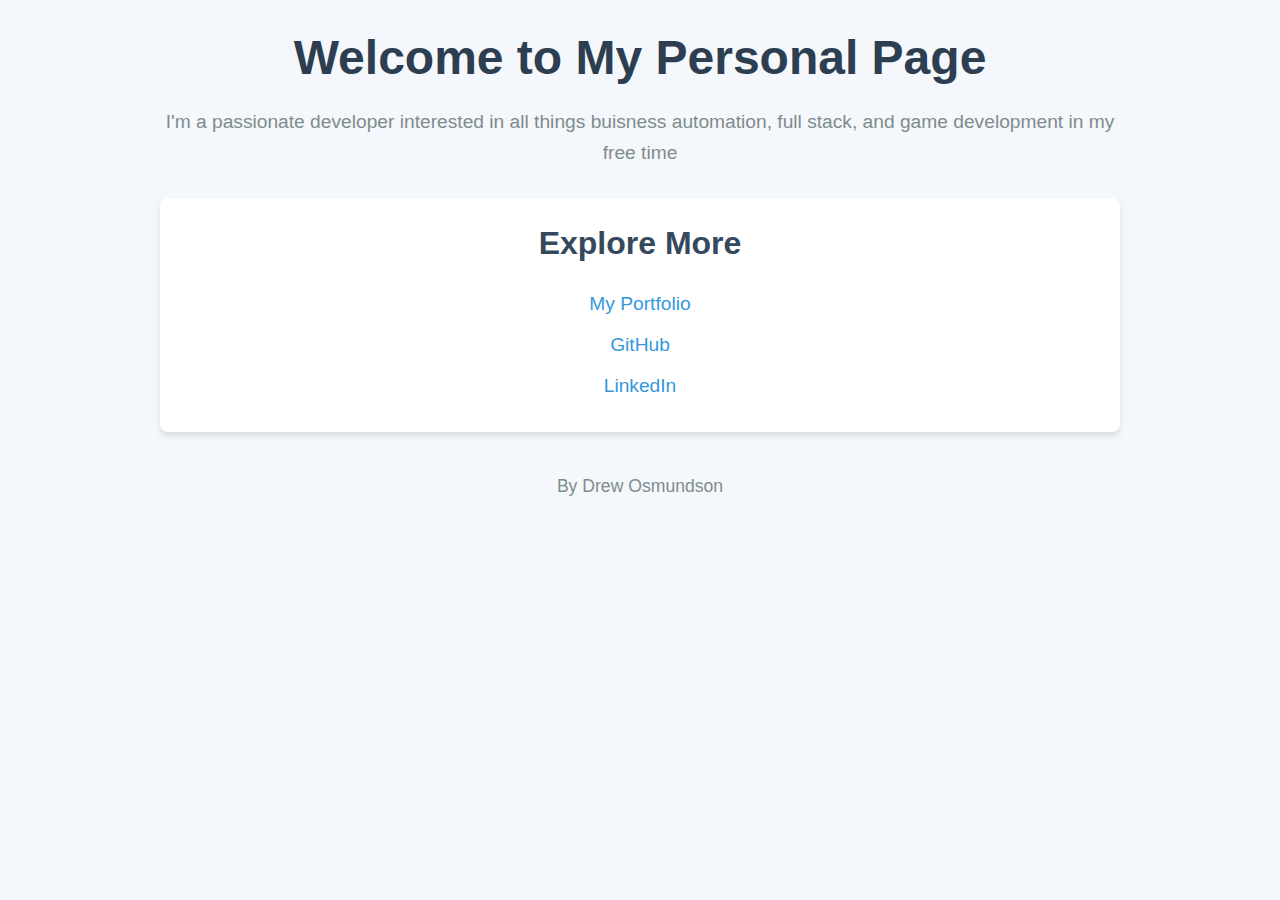
<file: index.html>
<!DOCTYPE html>
<html lang="en">
<head>
  <meta charset="UTF-8">
  <meta name="viewport" content="width=device-width, initial-scale=1.0">
  <meta name="description" content="Welcome to my personal page">
  <title>Welcome to my github page</title>
  <link rel="stylesheet" href="style.css">
</head>
<body>
  <div class="container">
    <header>
      <h1>Welcome to My Personal Page</h1>
      <p>I'm a passionate developer interested in all things buisness automation, full stack, and game development in my free time</p>
    </header>

    <section class="links">
      <h2>Explore More</h2>
      <ul>
        <li><a href="https://drewosmundson.github.io/Portfolio/" target="_blank">My Portfolio</a></li>
        <li><a href="https://github.com/drewosmundson" target="_blank">GitHub</a></li>
        <li><a href="https://www.linkedin.com/in/drewosmundson" target="_blank">LinkedIn</a></li>
        <!-- Add more links as needed -->
      </ul>
    </section>

    <footer>
      <p>By Drew Osmundson</p>
    </footer>
  </div>
</body>
</html>
</file>
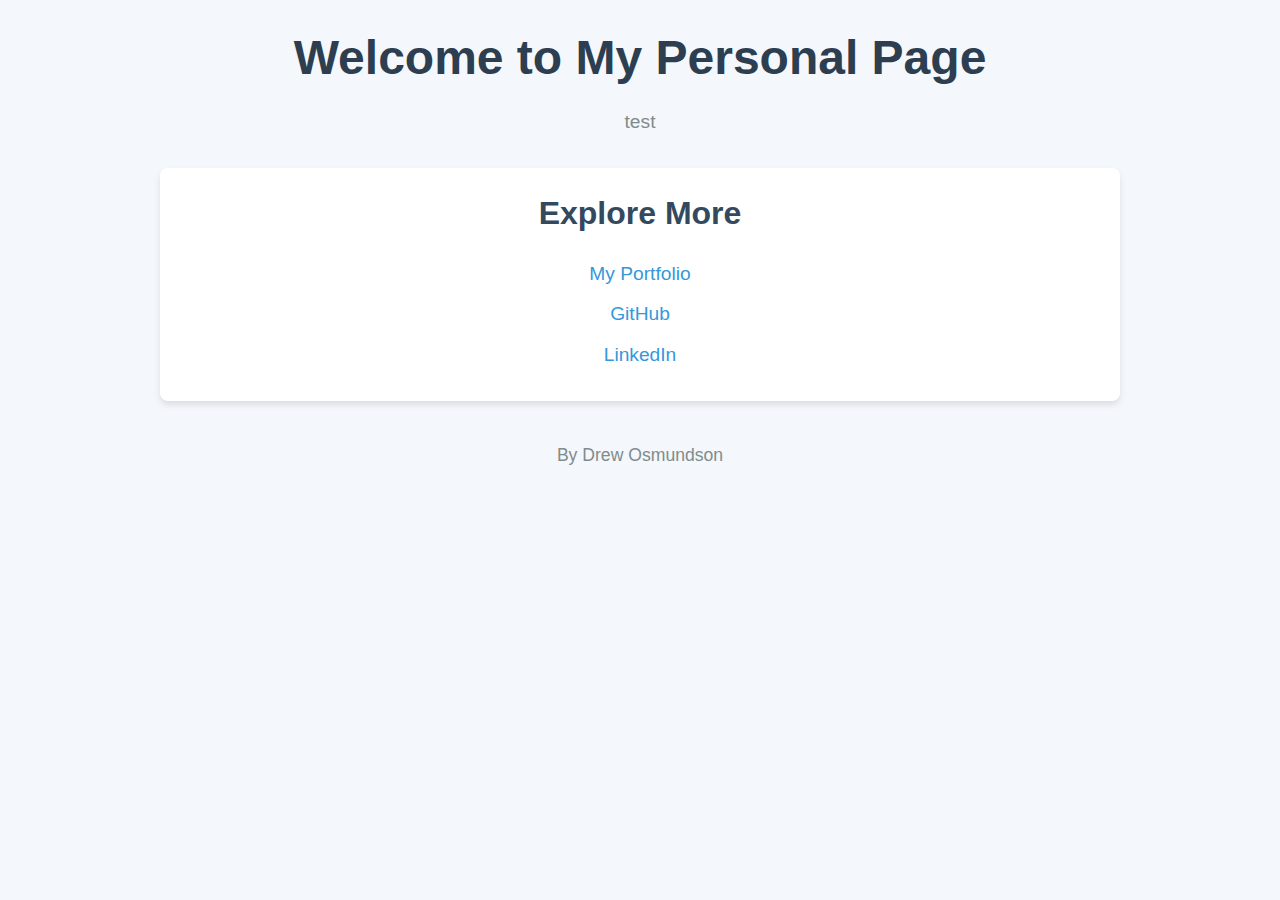
<file: docs/index.html>
<!DOCTYPE html>
<html lang="en">
<head>
  <meta charset="UTF-8">
  <meta name="viewport" content="width=device-width, initial-scale=1.0">
  <meta name="description" content="Welcome to my personal page">
  <title>Welcome to my github page</title>
  <link rel="stylesheet" href="style.css">
</head>
<body>
  <div class="container">
    <header>
      <h1>Welcome to My Personal Page</h1>
      <p>test</p>
    </header>

    <section class="links">
      <h2>Explore More</h2>
      <ul>
        <li><a href="https://drewosmundson.github.io/Portfolio/" target="_blank">My Portfolio</a></li>
        <li><a href="https://github.com/drewosmundson" target="_blank">GitHub</a></li>
        <li><a href="https://www.linkedin.com/in/drewosmundson" target="_blank">LinkedIn</a></li>
        <!-- Add more links as needed -->
      </ul>
    </section>

    <footer>
      <p>By Drew Osmundson</p>
    </footer>
  </div>
</body>
</html>
</file>
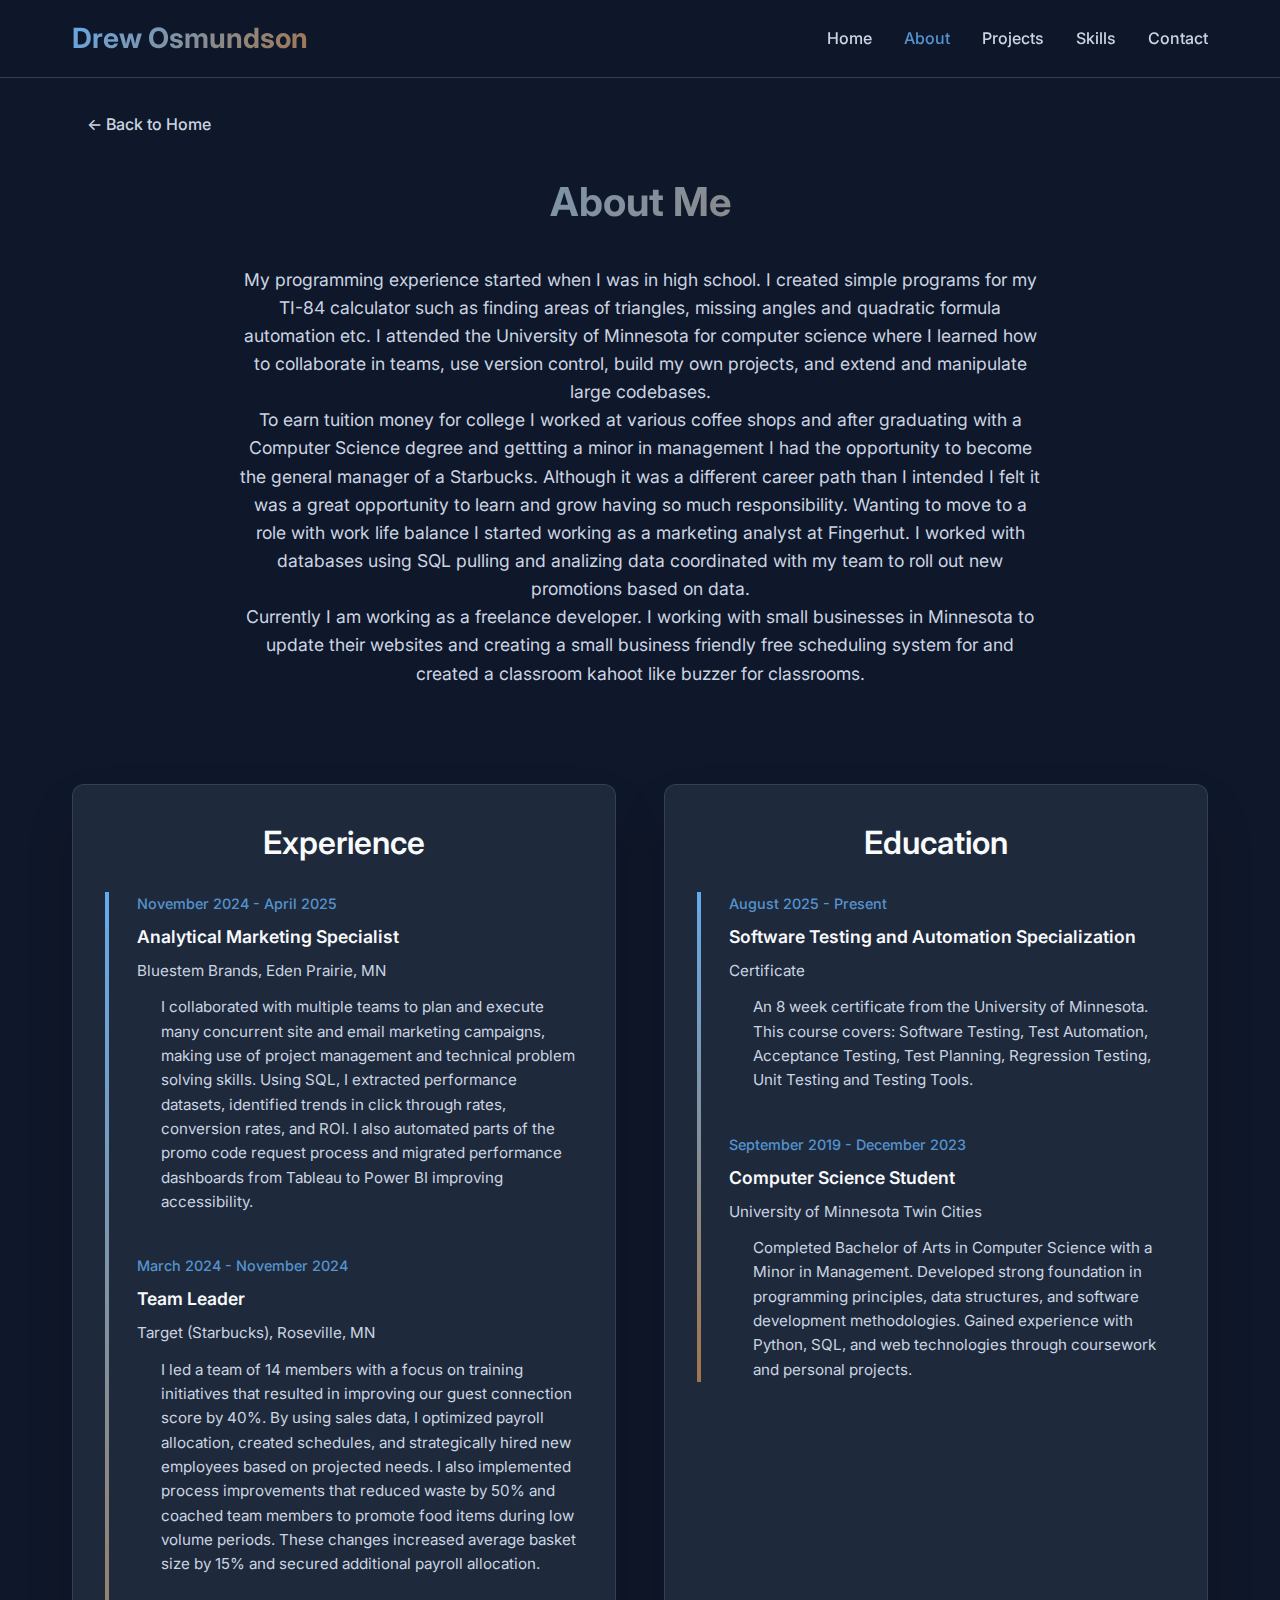
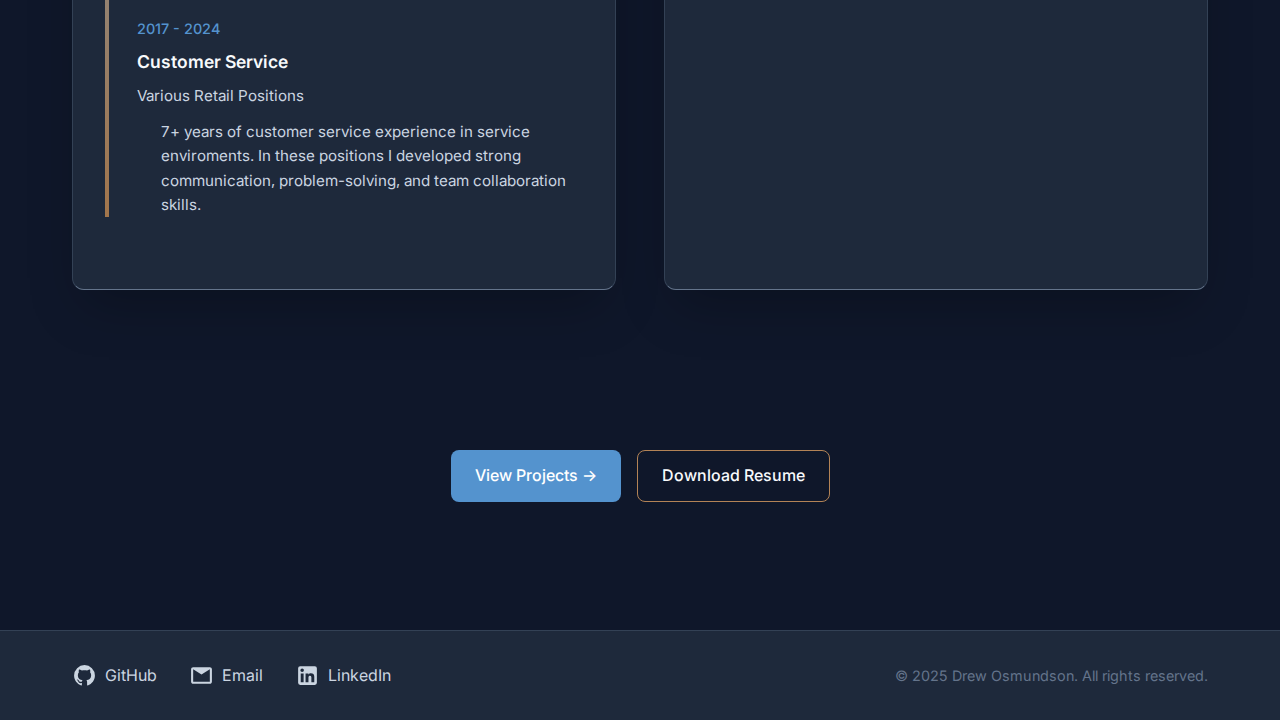
<file: docs/about.html>
<!DOCTYPE html>
<html lang="en">
<head>
    <meta charset="UTF-8">
    <meta name="viewport" content="width=device-width, initial-scale=1.0">
    <meta name="description" content="About Drew Osmundson - Full-stack developer with passion for creating innovative web solutions">
    <title>About - Drew Osmundson</title>
    
    <!-- Fonts -->
    <link rel="preconnect" href="https://fonts.googleapis.com">
    <link rel="preconnect" href="https://fonts.gstatic.com" crossorigin>
    <link href="https://fonts.googleapis.com/css2?family=Inter:wght@300;400;500;600;700&family=JetBrains+Mono:wght@400;500&display=swap" rel="stylesheet">
    
    <style>
        /* CSS Custom Properties */
        :root {
            --primary: #0f172a;
            --secondary: #1e293b;
            --accent: #5493ce;
            --accent-hover: #b38356;
            --text: #f8fafc;
            --text-secondary: #cbd5e1;
            --text-muted: #64748b;
            --border: #334155;
            --gradient: linear-gradient(135deg, #66aaea 0%, #a2754b 100%);
            --shadow: 0 10px 25px -5px rgba(0, 0, 0, 0.1), 0 8px 10px -6px rgba(0, 0, 0, 0.1);
            --shadow-lg: 0 25px 50px -12px rgba(0, 0, 0, 0.25);
        }

        /* Reset and Base Styles */
        * {
            margin: 0;
            padding: 0;
            box-sizing: border-box;
        }

        body {
            font-family: 'Inter', sans-serif;
            background: var(--primary);
            color: var(--text);
            line-height: 1.6;
            overflow-x: hidden;
        }

        /* Common Utility Classes */
        .card {
            background: var(--secondary);
            border: 1px solid var(--border);
            border-radius: 12px;
            padding: 2rem;
            border-bottom: 1px solid var(--text-muted);
            box-shadow: var(--shadow-lg);
        }

        .container {
            max-width: 1200px;
            margin: 0 auto;
            padding: 0 2rem;
        }

        .flex-center {
            display: flex;
            align-items: center;
            justify-content: center;
        }

        .gradient-text {
            background: var(--gradient);
            background-clip: text;
            -webkit-background-clip: text;
            -webkit-text-fill-color: transparent;
        }

        .hover-lift {
            transition: all 0.3s ease;
        }

        .hover-lift:hover {
            transform: translateY(-2px);
            box-shadow: var(--shadow);
        }

        .centered-links {
            margin-top: 2rem;
            display: flex;
            justify-content: center;
        }

        /* Typography */
        .title {
            font-size: clamp(2rem, 4vw, 2.5rem);
            font-weight: 700;
            margin-bottom: 2rem;
            text-align: center;
        }

        .hero-title {
            font-size: clamp(2.5rem, 5vw, 4rem);
            font-weight: 700;

            line-height: 1.2;
        }

        .section-title {
            display: flex;
            align-items: center;
            justify-content: center;
            font-size: clamp(1.5rem, 3vw, 2rem);
            font-weight: 600;
            margin-bottom: 1.5rem;
            color: var(--text);
        }

        /* Navigation */
        .navbar {
            position: fixed;
            top: 0;
            width: 100%;
            background: rgba(15, 23, 42, 0.95);
            backdrop-filter: blur(10px);
            border-bottom: 1px solid var(--border);
            z-index: 1000;
            padding: 1rem 0;
            transition: all 0.3s ease;
        }

        .nav-container {
            display: flex;
            justify-content: space-between;
            align-items: center;
        }

        .logo {
            font-size: 1.75rem;
            font-weight: 700;
            text-decoration: none;
        }

        .nav-links {
            display: flex;
            list-style: none;
            gap: 2rem;
        }

        .nav-links a {
            color: var(--text-secondary);
            text-decoration: none;
            font-weight: 500;
            transition: color 0.3s ease;
            position: relative;
        }

        .nav-links a:hover,
        .nav-links a.active {
            color: var(--accent);
        }

        /* Bracket hover effect for navigation */
        .nav-links a::before,
        .nav-links a::after {
            position: absolute;
            opacity: 0;
            transition: opacity 0.3s ease;
            color: var(--accent);
            pointer-events: none;
        }

        .nav-links a::before {
            content: '{ ';
            left: -1rem;
        }

        .nav-links a::after {
            content: ' }';
            right: -1rem;
        }

        .nav-links a:hover::before,
        .nav-links a:hover::after {
            opacity: 1;
        }

        /* Buttons */
        .btn {
            display: inline-flex;
            align-items: center;
            gap: 0.5rem;
            padding: 0.75rem 1.5rem;
            border: none;
            border-radius: 8px;
            font-weight: 500;
            text-decoration: none;
            cursor: pointer;
            transition: all 0.3s ease;
            font-size: 1rem;
        }

        .btn-primary {
            background: var(--accent);
            color: white;
        }

        .btn-primary:hover {
            background: var(--accent-hover);
            box-shadow: var(--shadow-lg);
        }

        .btn-secondary {
            background: transparent;
            color: var(--text);
            border: 1px solid var(--accent-hover);
        }

        .btn-secondary:hover {
            background: var(--secondary);
            box-shadow: var(--shadow-lg);
        }

        .btn-group {
            display: flex;
            gap: 1rem;
            flex-wrap: wrap;
        }

        /* Layout */
        .main-content {
            margin-top: 80px;
        }

        .section {
            padding: 4rem 0;
        }

        .back-link {
            display: inline-flex;
            align-items: center;
            gap: 0.5rem;
            color: var(--text-secondary);
            text-decoration: none;
            font-weight: 500;
            margin-bottom: 2rem;
            transition: color 0.3s ease;
            position: relative;
        }

        .back-link:hover {
            color: var(--accent);
        }

        .back-link::before {
            opacity: 0;
            content: '{ ';
            left: -1rem;
        }

        .back-link::after {
            opacity: 0;
            content: ' }';
            left: 1rem;
        }

        .back-link:hover::after,
        .back-link:hover::before {
            opacity: 1;
        }

        .about-hero {
            padding: 2rem 0;
        }

        .subtitle {
            font-size: 1.1rem;
            color: var(--text-secondary);
            text-align: center;
            max-width: 800px;
            margin-left: auto;
            margin-right: auto;
        }


        .content-grid {
            display: grid;
            grid-template-columns: 1fr 1fr;
            gap: 3rem;
        }

        .content-section {
            background: var(--secondary);
            border: 1px solid var(--border);
            border-radius: 12px;
            padding: 2rem;
            border-bottom: 1px solid var(--text-muted);
            box-shadow: var(--shadow-lg);
        }

        /* Timeline */
        .timeline {
            position: relative;
            padding-left: 2rem;
        }

        .timeline::before {
            content: '';
            position: absolute;
            left: 0;
            top: 0;
            bottom: 0;
            width: 4px;
            background: var(--gradient);
        }

        .timeline-item {
            position: relative;
            margin-bottom: 2rem;
        
        }

        .timeline-item::before {
            content: '';
            position: absolute;
            left: -1.5rem;
            top: 0.5rem;
            width: 12px;
            height: 12px;
        }

        .timeline-date {
            color: var(--accent);
            font-weight: 500;
            font-size: 0.9rem;
            margin-bottom: 0.5rem;
        }

        .timeline-title {
            font-size: 1.1rem;
            font-weight: 600;
            color: var(--text);
            margin-bottom: 0.5rem;
        }

        .timeline-subtitle {
            color: var(--text-secondary);
            font-size: 0.95rem;
            margin-bottom: 0.75rem;
            
        }

        .timeline-description {
            color: var(--text-secondary);
            font-size: 0.95rem;
            line-height: 1.6;
            padding-left: 1.5rem;
            margin-bottom: 2.5rem;
        }

        /* Footer */
        .footer {
            background: var(--secondary);
            border-top: 1px solid var(--border);
            padding: 2rem 0;
            margin-top: 4rem;
        }

        .footer-content {
            display: flex;
            justify-content: space-between;
            align-items: center;
            flex-wrap: wrap;
            gap: 1rem;
        }

        .footer-links {
            display: flex;
            gap: 2rem;
            list-style: none;
        }

        .footer-links a {
            color: var(--text-secondary);
            text-decoration: none;
            transition: color 0.3s ease;
        }

        .footer-links a:hover {
            color: var(--accent);
        }

        .footer-link-item {
            display: flex;
            align-items: center;
            gap: 0.5rem;
        }

        .footer-link-item svg {
            width: 25px;
            height: 25px;
            flex-shrink: 0;
        }

        .footer-link-item a {
            color: var(--text-secondary);
            text-decoration: none;
            transition: color 0.3s ease;
        }

        .footer-link-item a:hover {
            color: var(--accent);
        }

        .footer-text {
            color: var(--text-muted);
            font-size: 0.9rem;
        }

        /* Responsive Design */
        @media (max-width: 768px) {
            .container {
                padding: 0 1rem;
            }

            .nav-links {
                gap: 1rem;
            }

            .about-intro {
                grid-template-columns: 1fr;
                gap: 2rem;
                text-align: center;
            }

            .content-grid {
                grid-template-columns: 1fr;
                gap: 2rem;
            }

            .footer-content {
                flex-direction: column;
                text-align: center;
            }

            .footer-links {
                flex-direction: column;
                gap: 1rem;
            }
        }

        @media (max-width: 480px) {
            .btn-group {
                flex-direction: column;
            }

            .card {
                padding: 1.5rem;
            }
        }
    </style>
</head>
<body>
    <!-- Navigation -->
    <nav class="navbar">
        <div class="nav-container container">
            <a href="index.html" class="logo gradient-text">Drew Osmundson</a>
            <ul class="nav-links">
                <li><a href="index.html">Home</a></li>
                <li><a href="about.html" class="active">About</a></li>
                <li><a href="projects.html">Projects</a></li>
                <li><a href="skills.html">Skills</a></li>
                <li><a href="contact.html">Contact</a></li>
            </ul>
        </div>
    </nav>

    <!-- Main Content -->
    <main class="main-content container">
        <!-- About Hero -->
        <section class="about-hero">
            <a href="index.html" class="back-link"> <- Back to Home</a>
            <h1 class="title gradient-text">About Me</h1>
            <div class="subtitle">
                    <p>My programming experience started when I was in high school. I created simple programs for my TI-84 calculator such as finding areas of triangles, missing angles and quadratic formula automation etc. I attended the University of Minnesota for computer science where I learned how to collaborate in teams, use version control, build my own projects, and extend and manipulate large codebases.
                    <p></p>
                    To earn tuition money for college I worked at various coffee shops and after graduating with a  Computer Science degree and gettting a minor in management I had the opportunity to become the general manager of a Starbucks. Although it was a different career path than I intended I felt it was a great opportunity to learn and grow having so much responsibility. Wanting to move to a role with work life balance I started working as a marketing analyst at Fingerhut. I worked with databases using SQL pulling and analizing data coordinated with my team to roll out new promotions based on data.
                    <p></p>
                    Currently I am working as a freelance developer. I working with small businesses in Minnesota to update their websites and creating a small business friendly free scheduling system for and created a classroom kahoot like buzzer for classrooms.
                    </p>

            </div>
        </section>

        <!-- Experience & Education -->
        <section class="section">
            <div class="content-grid">
                <!-- Experience Section -->
                <div class="content-section">
                    <h2 class="section-title">Experience</h2>
                    <div class="timeline">
                        <div class="timeline-item">
                            <div class="timeline-date">November 2024 - April 2025</div>
                            <div class="timeline-title">Analytical Marketing Specialist</div>
                            <div class="timeline-subtitle">Bluestem Brands, Eden Prairie, MN</div>
                            <div class="timeline-description">
                              I collaborated with multiple teams to plan and execute many concurrent site and email marketing campaigns, making use of project management and technical problem solving skills. Using SQL, I extracted performance datasets, identified trends in click through rates, conversion rates, and ROI. I also automated parts of the promo code request process and migrated performance dashboards from Tableau to Power BI improving accessibility.
                            </div>
                        </div>
                        
                        <div class="timeline-item">
                            <div class="timeline-date">March 2024 - November 2024</div>
                            <div class="timeline-title">Team Leader</div>
                            <div class="timeline-subtitle">Target (Starbucks), Roseville, MN</div>
                            <div class="timeline-description">
                              I led a team of 14 members with a focus on training initiatives that resulted in improving our guest connection score by 40%. By using sales data, I optimized payroll allocation, created schedules, and strategically hired new employees based on projected needs. I also implemented process improvements that reduced waste by 50% and coached team members to promote food items during low volume periods. These changes increased average basket size by 15% and secured additional payroll allocation.
                            </div>

    
                        </div>
                        
                        <div class="timeline-item">
                            <div class="timeline-date">2017 - 2024</div>
                            <div class="timeline-title">Customer Service</div>
                            <div class="timeline-subtitle">Various Retail Positions</div>
                            <div class="timeline-description">
                              7+ years of customer service experience in service enviroments. In these positions I developed strong communication, problem-solving, and team collaboration skills.
                            </div>
                        </div>
                    </div>
                </div>
                
                <div class="content-section">
                    <h2 class="section-title">Education</h2>
                    <div class="timeline">
                        <div class="timeline-item">
                            <div class="timeline-date">August 2025 - Present</div>
                            <div class="timeline-title">Software Testing and Automation Specialization</div>
                            <div class="timeline-subtitle">Certificate</div>
                            <div class="timeline-description">
                                An 8 week certificate from the University of Minnesota. This course covers: Software Testing, 
                                Test Automation, Acceptance Testing, Test Planning, Regression Testing, Unit Testing and Testing Tools.
                            </div>
                        </div>
                        
                        <div class="timeline-item">
                            <div class="timeline-date">September 2019 - December 2023</div>
                            <div class="timeline-title">Computer Science Student</div>
                            <div class="timeline-subtitle">University of Minnesota Twin Cities</div>
                            <div class="timeline-description">
                                Completed Bachelor of Arts in Computer Science with a Minor in Management. Developed strong foundation in programming principles, data structures, and software development methodologies. Gained experience with Python, SQL, and web technologies through coursework and personal projects.
                            </div>
                        </div>
                    </div>
                </div>
            </div>
        </section>

        <!-- Call to Action -->
        <section class="section">
            <div style="display: flex; margin-top: 2rem; justify-content: center; gap: 1rem; flex-wrap: wrap;">
                <a href="contact.html" class="btn btn-primary hover-lift">View Projects -></a>
                <a href="" class="btn btn-secondary hover-lift">Download Resume</a>
            </div>
        </section>
    </main>

    <!-- Footer -->
    <footer class="footer">
        <div class="footer-content container">
            <ul class="footer-links">
                <li>
                    <a href="https://github.com/drewosmundson" target="_blank" class="footer-link-item">
                        <svg viewBox="0 0 24 24" fill="currentColor">
                            <path d="M12 2A10 10 0 0 0 2 12c0 4.42 2.87 8.17 6.84 9.5c.5.08.66-.23.66-.5v-1.69c-2.77.6-3.36-1.34-3.36-1.34c-.46-1.16-1.11-1.47-1.11-1.47c-.91-.62.07-.6.07-.6c1 .07 1.53 1.03 1.53 1.03c.87 1.52 2.34 1.07 2.91.83c.09-.65.35-1.09.63-1.34c-2.22-.25-4.55-1.11-4.55-4.92c0-1.11.38-2 1.03-2.71c-.1-.25-.45-1.29.1-2.64c0 0 .84-.27 2.75 1.02c.79-.22 1.65-.33 2.5-.33c.85 0 1.71.11 2.5.33c1.91-1.29 2.75-1.02 2.75-1.02c.55 1.35.2 2.39.1 2.64c.65.71 1.03 1.6 1.03 2.71c0 3.82-2.34 4.66-4.57 4.91c.36.31.69.92.69 1.85V21c0 .27.16.59.67.5C19.14 20.16 22 16.42 22 12A10 10 0 0 0 12 2z"/>
                        </svg>
                        GitHub
                    </a>
                </li>
                <li>
                    <a href="mailto:drewosmundson@gmail.com" class="footer-link-item">
                        <svg viewBox="0 0 24 24" fill="currentColor">
                            <path d="M4 4h16c1.1 0 2 .9 2 2v12c0 1.1-.9 2-2 2H4c-1.1 0-2-.9-2-2V6c0-1.1.9-2 2-2zm8 7L4 6v12h16V6l-8 5z"/>
                        </svg>
                        Email
                    </a>
                </li>
                <li>
                    <a href="https://linkedin.com/in/drewosmundson" target="_blank" class="footer-link-item">
                        <svg viewBox="0 0 24 24" fill="currentColor">
                            <path d="M19 3a2 2 0 0 1 2 2v14a2 2 0 0 1-2 2H5a2 2 0 0 1-2-2V5a2 2 0 0 1 2-2h14m-.5 15.5v-5.3a3.26 3.26 0 0 0-3.26-3.26c-.85 0-1.84.52-2.32 1.3v-1.11h-2.79v8.37h2.79v-4.93c0-.77.62-1.4 1.39-1.4a1.4 1.4 0 0 1 1.4 1.4v4.93h2.79M6.88 8.56a1.68 1.68 0 0 0 1.68-1.68c0-.93-.75-1.69-1.68-1.69a1.69 1.69 0 0 0-1.69 1.69c0 .93.76 1.68 1.69 1.68m1.39 9.94v-8.37H5.5v8.37h2.77z"/>
                        </svg>
                        LinkedIn
                    </a>
                </li>
            </ul>
            <p class="footer-text">&copy; 2025 Drew Osmundson. All rights reserved.</p>
        </div>
    </footer>
</body>
</html>
</file>
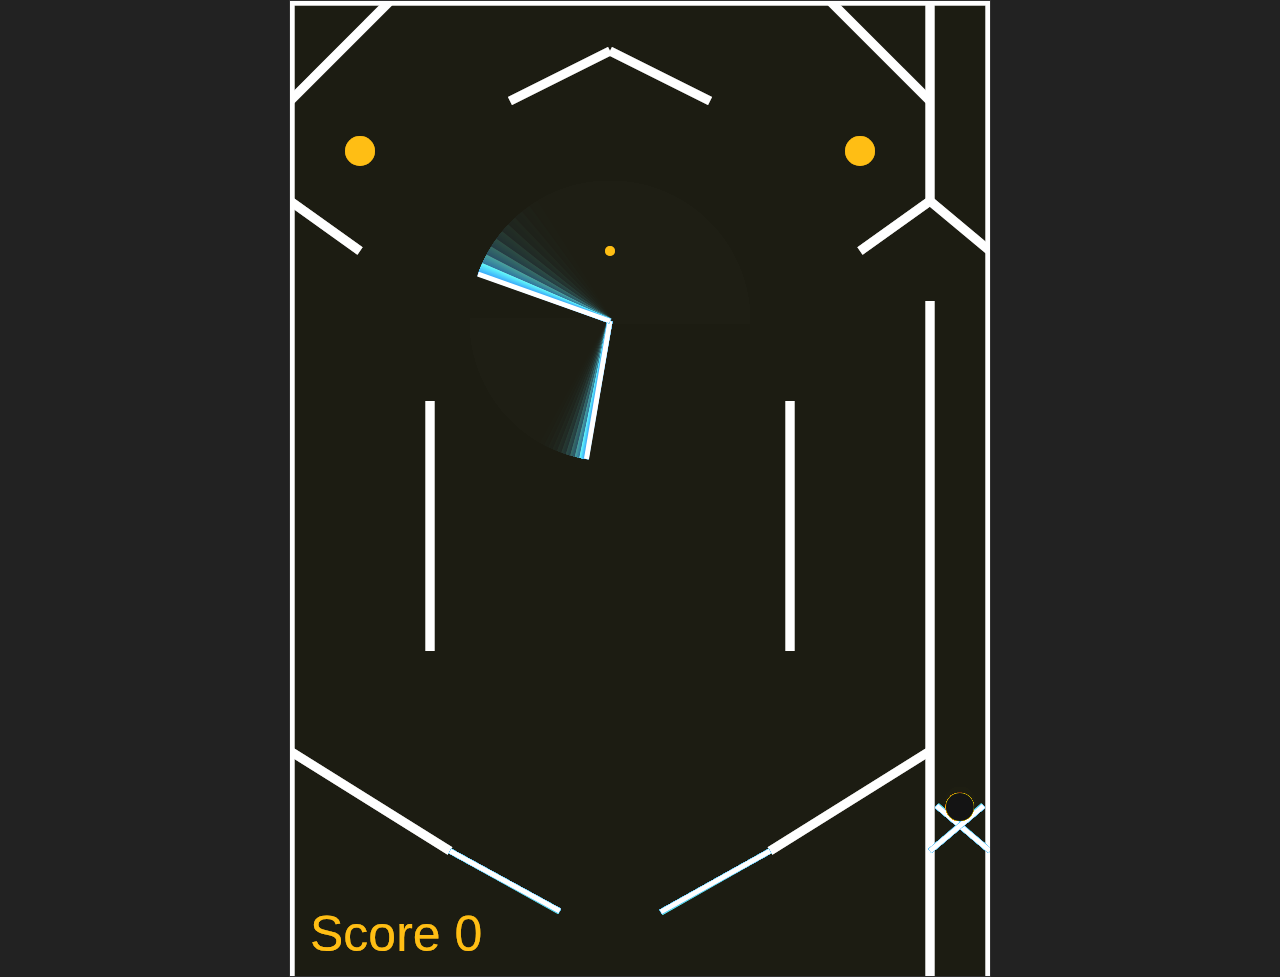
<file: docs/pinballLoop.html>
<!DOCTYPE html>
<html lang="en">
<head>
    <meta charset="UTF-8">
    <meta name="viewport" content="width=device-width, initial-scale=1.0">
    <title>Pinball - Drew Osmundson</title>
    <style>
        body {
            margin: 0;
            padding: 0;
            display: flex;
            justify-content: center;
            align-items: center;
            background-color: #222;
            min-height: 100vh;
        }
        canvas {
            border: 1px solid #333;
        }
    </style>
</head>
<body>
    <canvas id="gameCanvas" width="700" height="975"></canvas>

    <script>
        // Game canvas and context
        const canvas = document.getElementById('gameCanvas');
        const ctx = canvas.getContext('2d');
        
        // Vec2 Class
        class Vec2 {
            constructor(x, y) {
                this.x = x;
                this.y = y;
            }
            
            toString() {
                return `(${this.x},${this.y})`;
            }
            
            length() {
                return Math.sqrt(this.x * this.x + this.y * this.y);
            }
            
            lengthSqr() {
                return this.x * this.x + this.y * this.y;
            }
            
            plus(rhs) {
                return new Vec2(this.x + rhs.x, this.y + rhs.y);
            }
            
            add(rhs) {
                this.x += rhs.x;
                this.y += rhs.y;
            }
            
            minus(rhs) {
                return new Vec2(this.x - rhs.x, this.y - rhs.y);
            }
            
            subtract(rhs) {
                this.x -= rhs.x;
                this.y -= rhs.y;
            }
            
            times(rhs) {
                return new Vec2(this.x * rhs, this.y * rhs);
            }
            
            mul(rhs) {
                this.x *= rhs;
                this.y *= rhs;
            }
            
            clampToLength(maxL) {
                const magnitude = Math.sqrt(this.x * this.x + this.y * this.y);
                if (magnitude > maxL) {
                    this.x *= maxL / magnitude;
                    this.y *= maxL / magnitude;
                }
            }
            
            setToLength(newL) {
                const magnitude = Math.sqrt(this.x * this.x + this.y * this.y);
                this.x *= newL / magnitude;
                this.y *= newL / magnitude;
            }
            
            normalize() {
                const magnitude = Math.sqrt(this.x * this.x + this.y * this.y);
                this.x /= magnitude;
                this.y /= magnitude;
            }
            
            normalized() {
                const magnitude = Math.sqrt(this.x * this.x + this.y * this.y);
                return new Vec2(this.x / magnitude, this.y / magnitude);
            }
            
            distanceTo(rhs) {
                const dx = rhs.x - this.x;
                const dy = rhs.y - this.y;
                return Math.sqrt(dx * dx + dy * dy);
            }
        }
        
        // Vector helper functions
        function interpolate(a, b, t) {
            if (a instanceof Vec2 && b instanceof Vec2) {
                return a.plus((b.minus(a)).times(t));
            }
            return a + ((b - a) * t);
        }
        
        function dot(a, b) {
            return a.x * b.x + a.y * b.y;
        }
        
        function cross(a, b) {
            return a.x * b.y - a.y * b.x;
        }
        
        function projAB(a, b) {
            return b.times(a.x * b.x + a.y * b.y);
        }
        
        function perpendicular(a) {
            return new Vec2(-a.y, a.x);
        }
        
        // Wall Class
        class Wall {
            constructor(base, tip) {
                this.base = base;
                this.tip = tip;
            }
            
            sketch() {
                ctx.beginPath();
                ctx.moveTo(this.base.x, this.base.y);
                ctx.lineTo(this.tip.x, this.tip.y);
                ctx.stroke();
            }
        }
        
        // Obstacle Class
        class Obstacle {
            constructor(pos, radius, id) {
                this.pos = pos;
                this.radius = radius;
                this.id = id;
                this.collision = false;
            }
            
            sketch() {
                ctx.beginPath();
                ctx.arc(this.pos.x, this.pos.y, this.radius, 0, Math.PI * 2);
                ctx.fill();
            }
            
            update() {
                if (this.collision) {
                    this.collision = false;
                    
                    ctx.fillStyle = 'rgb(255, 10, 0)';
                    ctx.beginPath();
                    ctx.arc(this.pos.x, this.pos.y, this.radius * 3, 0, Math.PI * 2);
                    ctx.fill();
                    
                    for (let i = 0; i < this.id; i++) {
                        spawnBalls();
                    }
                }
            }
        }
        
        // Flipper Class
        class Flipper {
            constructor(base, min_angle, max_angle, angle, line_length) {
                this.base = base;
                this.min_angle = min_angle;
                this.max_angle = max_angle;
                this.angle = angle;
                this.line_length = line_length;
                this.angular_velocity = 0.0;
                this.tip = this.getTip();
            }
            
            getTip() {
                const tip = new Vec2(0, 0);
                tip.x = this.base.x + this.line_length * Math.cos(this.angle);
                tip.y = this.base.y + this.line_length * Math.sin(this.angle);
                return tip;
            }
            
            sketch() {
                ctx.beginPath();
                ctx.moveTo(this.base.x, this.base.y);
                ctx.lineTo(this.tip.x, this.tip.y);
                ctx.stroke();
            }
            
            update(dt) {
                this.angle += this.angular_velocity * dt;
                this.tip = this.getTip();
                
                if (this.angle >= this.max_angle) {
                    this.angle = this.max_angle;
                    this.angular_velocity = 0.1;
                }
                
                if (this.angle <= this.min_angle) {
                    this.angle = this.min_angle;
                    this.angular_velocity = -0.1;
                }
            }
            
            updateSubsteps(dt) {
                const subSteps = 20;
                const subDt = dt / subSteps;
                
                for (let i = 0; i < subSteps; i++) {
                    ctx.strokeStyle = `rgb(${100 - (i * 2)}, ${250 - (i * 4)}, 250)`;
                    this.sketch();
                    this.update(subDt);
                }
                
                ctx.strokeStyle = 'white';
            }
        }
        
        // Ball Class
        class Ball {
            constructor(pos, vel, radius, id) {
                this.pos = pos;
                this.vel = vel;
                this.radius = radius;
                this.id = id;
            }
            
            sketch() {
                ctx.beginPath();
                ctx.arc(this.pos.x, this.pos.y, this.radius, 0, Math.PI * 2);
                ctx.fill();
            }
            
            update(dt) {
                this.vel.add(gravity.times(dt));
                this.pos.add(this.vel.times(dt));
            }
            
            updateSubsteps(dt) {
                const subSteps = 35;
                const subDt = dt / subSteps;
                
                for (let i = 0; i < subSteps; i++) {
                    ctx.strokeStyle = 'transparent';
                    ctx.fillStyle = `rgb(255, ${10 + (i * 7)}, 0)`;
                    this.sketch();
                    this.update(subDt);
                    
                    for (let j = 0; j < flippers.length; j++) {
                        this.ballFlipperCollision(flippers[j]);
                    }
                    
                    for (let j = 0; j < walls.length; j++) {
                        this.ballWallCollision(walls[j]);
                    }
                    
                    for (let j = 0; j < balls.length; j++) {
                        this.ballBallCollision(balls[j]);
                    }
                    
                    for (let j = 0; j < obstacles.length; j++) {
                        this.ballObstacleCollision(obstacles[j]);
                    }
                }
                
                ctx.strokeStyle = 'white';
                ctx.lineWidth = 2;
                ctx.fillStyle = 'rgb(20, 20, 20)';
            }
            
            ballWallCollision(wall) {
                const restitution = 0.4;
                
                // Find the closest point on the line segment
                const tip = wall.tip;
                const dir = tip.minus(wall.base);
                const dir_norm = dir.normalized();
                const proj = dot(this.pos.minus(wall.base), dir_norm);
                let closest;
                
                if (proj < 0) {
                    closest = wall.base;
                } else if (proj > dir.length()) {
                    closest = tip;
                } else {
                    closest = wall.base.plus(dir_norm.times(proj));
                }
                
                // Check if the ball is close enough to the line segment
                const diff = this.pos.minus(closest);
                const dist = diff.length();
                
                if (dist > this.radius) {
                    return;
                }
                
                diff.mul(1.0 / dist); // Normalize dir
                
                // Move the ball outside the line segment
                this.pos = closest.plus(diff.times(this.radius));
                
                // Calculate the new ball velocity
                const v_ball = dot(this.vel, diff);
                const m1 = 1;
                const m2 = 1000; // Give the wall a big mass compared to the ball
                
                // Conservation of momentum
                const new_v = (m1 * v_ball - m2 * v_ball * restitution) / (m1 + m2);
                this.vel.add(diff.times(new_v - v_ball));
            }
            
            edgeCollision() {
                if (this.pos.y > canvas.height + this.radius) {
                    // Remove the ball
                    currentBalls--;
                    
                    const index = balls.findIndex(ball => ball.id === this.id);
                    if (index !== -1) {
                        balls.splice(index, 1);
                    }
                }
            }
            
            ballFlipperCollision(flipper) {
                const restitution = 0.4;
                
                // Find the closest point on the line segment
                const tip = flipper.getTip();
                const dir = tip.minus(flipper.base);
                const dir_norm = dir.normalized();
                const proj = dot(this.pos.minus(flipper.base), dir_norm);
                let closest;
                
                if (proj < 0) {
                    closest = flipper.base;
                } else if (proj > dir.length()) {
                    closest = tip;
                } else {
                    closest = flipper.base.plus(dir_norm.times(proj));
                }
                
                // Check if the ball is close enough to the line segment
                const diff = this.pos.minus(closest);
                const dist = diff.length();
                
                if (dist > this.radius) {
                    return;
                }
                
                diff.mul(1.0 / dist); // Normalize dir
                
                // Move the ball outside the line segment
                this.pos = closest.plus(diff.times(this.radius));
                
                // Velocity of the flipper at the point of contact
                const radius = closest.minus(flipper.base);
                let surfaceVel = new Vec2(0, 0);
                
                if (radius.length() > 0) {
                    surfaceVel = new Vec2(-radius.y, radius.x).normalized().times(flipper.angular_velocity * radius.length());
                }
                
                // Calculate the new ball velocity
                const v_ball = dot(this.vel, diff);
                const v_flip = dot(surfaceVel, diff);
                const m1 = 1;
                const m2 = 1000;
                
                // Conservation of momentum
                const new_v = (m1 * v_ball + m2 * v_flip - m2 * (v_ball - v_flip) * restitution) / (m1 + m2);
                this.vel.add(diff.times(new_v - v_ball));
            }
            
            ballBallCollision(collidingBall) {
                if (collidingBall.id === this.id) return;
                
                const restitution = 0.4;
                const delta = this.pos.minus(collidingBall.pos);
                const dist = delta.length();
                
                if (dist < this.radius + collidingBall.radius) {
                    // Move balls out of collision
                    const overlap = 0.5 * (dist - this.radius - collidingBall.radius);
                    this.pos.subtract(delta.normalized().times(overlap));
                    collidingBall.pos.add(delta.normalized().times(overlap));
                    
                    // Collision
                    const dir = delta.normalized();
                    const v1 = dot(this.vel, dir);
                    const v2 = dot(collidingBall.vel, dir);
                    const m1 = 1;
                    const m2 = 1;
                    
                    // Collision response
                    const new_v1 = (m1 * v1 + m2 * v2 - m2 * (v1 - v2) * restitution) / (m1 + m2);
                    const new_v2 = (m1 * v1 + m2 * v2 - m1 * (v2 - v1) * restitution) / (m1 + m2);
                    
                    this.vel.add(dir.times(new_v1 - v1));
                    collidingBall.vel.add(dir.times(new_v2 - v2));
                }
            }
            
            ballObstacleCollision(obstacle) {
                const restitution = 0.4;
                const delta = this.pos.minus(obstacle.pos);
                const dist = delta.length();
                
                if (dist < this.radius + obstacle.radius) {
                    // Move ball out of collision
                    const overlap = 0.5 * (dist - this.radius - obstacle.radius);
                    this.pos.subtract(delta.normalized().times(overlap));
                    
                    // Collision
                    const dir = delta.normalized();
                    const v1 = dot(this.vel, dir);
                    const v2 = 0;
                    const m1 = 1;
                    const m2 = 1000;
                    
                    // Collision response
                    const new_v1 = (m1 * v1 + m2 * v2 - m2 * (v1 - v2) * restitution) / (m1 + m2);
                    this.vel.add(dir.times(new_v1 - v1));
                    obstacle.collision = true;
                }
            }
        }
        
        // Game variables
        const gravity = new Vec2(0, 400);
        let currentBalls = 1;
        let ballId = 0;
        let lastTime = 0;
        let gameOver = false;
        
        // Control states
        const controls = {
            leftPressed: false,
            rightPressed: false,
            upPressed: false,
            downPressed: false,
            newBallCreation: false
        };
        
        // Initialize game objects
        const right_flipper = new Flipper(new Vec2(480, 850), -3.65, -2.65, -3.65, 125);
        const left_flipper = new Flipper(new Vec2(160, 850), -0.5, 0.5, 0.5, 125);
        const right_launch_flipper = new Flipper(new Vec2(700, 850), -3.14, -2.44, -2.44, 70);
        const left_launch_flipper = new Flipper(new Vec2(640, 850), -0.7, 0, -0.7, 70);
        const center1 = new Flipper(new Vec2(320, 320), -3.14, 3.14, 3.14, 140);
        const center2 = new Flipper(new Vec2(320, 320), -6.28, 0, 0, 140);
        
        const floorRight = new Wall(new Vec2(640, 750), new Vec2(480, 850));
        const floorLeft = new Wall(new Vec2(0, 750), new Vec2(160, 850));
        const lanchWall = new Wall(new Vec2(640, 300), new Vec2(640, 975));
        const lanchWall1 = new Wall(new Vec2(640, 0), new Vec2(640, 200));
        const launchBump = new Wall(new Vec2(640, 200), new Vec2(700, 250));
        const launchBump1 = new Wall(new Vec2(640, 200), new Vec2(570, 250));
        const launchBump2 = new Wall(new Vec2(0, 200), new Vec2(70, 250));
        const centerWall1 = new Wall(new Vec2(220, 100), new Vec2(320, 50));
        const centerWall2 = new Wall(new Vec2(420, 100), new Vec2(320, 50));
        const middleCeiling = new Wall(new Vec2(0, 0), new Vec2(700, 0));
        const middleRight = new Wall(new Vec2(500, 650), new Vec2(500, 400));
        const middleLeft = new Wall(new Vec2(140, 650), new Vec2(140, 400));
        const rightCeiling = new Wall(new Vec2(540, 0), new Vec2(640, 100));
        const leftCeiling = new Wall(new Vec2(0, 100), new Vec2(100, 0));
        const leftWall = new Wall(new Vec2(0, 0), new Vec2(0, 975));
        const rightWall = new Wall(new Vec2(700, 0), new Vec2(700, 975));
        
        const gold = new Obstacle(new Vec2(320, 250), 5, 3);
        const bronze = new Obstacle(new Vec2(70, 150), 15, 1);
        const bronze1 = new Obstacle(new Vec2(570, 150), 15, 1);
        
        const ball = new Ball(new Vec2(670, 800), new Vec2(0, 0), 14, 0);
        
        // Arrays of game objects
        const obstacles = [gold, bronze, bronze1];
        const balls = [ball];
        const flippers = [right_flipper, left_flipper, right_launch_flipper, left_launch_flipper, center1, center2];
        const walls = [floorRight, floorLeft, lanchWall, rightCeiling, leftCeiling, leftWall, rightWall, 
                      centerWall1, centerWall2, middleLeft, middleCeiling, middleRight, launchBump, 
                      lanchWall1, launchBump1, launchBump2];
        
        // Function to spawn new balls
        function spawnBalls() {
            ballId++;
            currentBalls++;
            
            const x = Math.random() * 100 + 20;  // random between 20 and 120
            const y = Math.random() * 100 + 270; // random between 270 and 370
            
            const newBall = new Ball(new Vec2(x, y), new Vec2(0, 0), 15, ballId);
            balls.push(newBall);
        }
        
        // Update input based on control states
        function gameInputs() {
            if (controls.newBallCreation) {
                spawnBalls();
            }
            
            if (controls.rightPressed) {
                right_flipper.angular_velocity = 10;
            } else {
                right_flipper.angular_velocity = -10;
            }
            
            if (controls.leftPressed) {
                left_flipper.angular_velocity = -10;
            } else {
                left_flipper.angular_velocity = 10;
            }
            
            if (controls.upPressed) {
                right_launch_flipper.angular_velocity = -1;
                left_launch_flipper.angular_velocity = 1;
            } else {
                right_launch_flipper.angular_velocity = 17;
                left_launch_flipper.angular_velocity = -17;
            }
        }
        
        // Function to flip the center flippers
        function spinFlipper() {
            if (center1.angle === -3.14) center1.angular_velocity = 2;
            if (center1.angle === 3.14) center1.angular_velocity = -2;
            if (center2.angle === -6.28) center2.angular_velocity = 4;
            if (center2.angle === 0) center2.angular_velocity = -4;
        }
        
        // Main game loop
        function gameLoop(timestamp) {
            if (!lastTime) lastTime = timestamp;
            const dt = (timestamp - lastTime) / 1000; // Convert to seconds
            lastTime = timestamp;
            
            // Clear the canvas
            ctx.fillStyle = 'rgba(30, 30, 20, 0.4)';
            ctx.fillRect(0, 0, canvas.width, canvas.height);
            
            // Process game inputs
            gameInputs();
            
            // Spin flippers
            spinFlipper();
            
            // Draw walls
            ctx.strokeStyle = 'white';
            ctx.lineWidth = 9;
            for (let i = 0; i < walls.length; i++) {
                walls[i].sketch();
            }
            
            // Update and draw flippers
            ctx.lineWidth = 5;
            for (let i = 0; i < flippers.length; i++) {
                flippers[i].updateSubsteps(dt);
                flippers[i].sketch();
            }
            
            // Update and draw balls
            ctx.lineWidth = 2;
            for (let i = 0; i < balls.length; i++) {
                balls[i].updateSubsteps(dt);
                balls[i].sketch();
                balls[i].edgeCollision();
            }
            
            // Update and draw obstacles
            ctx.strokeStyle = 'white';
            ctx.lineWidth = 2;
            ctx.fillStyle = 'rgb(255, 190, 20)';
            for (let i = 0; i < obstacles.length; i++) {
                obstacles[i].update();
                obstacles[i].sketch();
            }
            
            // Draw score
            ctx.fillStyle = 'rgb(255, 190, 20)';
            ctx.font = '50px Arial';
            ctx.fillText(`Score ${ballId}`, 20, 950);
            
            // Check game over
            if (currentBalls === 0 && !gameOver) {
                gameOver = true;
                ctx.fillStyle = 'rgb(255, 190, 20)';
                ctx.fillText('Game Over', 200, 500);
                ctx.fillText(`   Score ${ballId}`, 200, 600);
                return; // Stop the animation loop
            }
            
            // Continue the game loop
            if (!gameOver) {
                requestAnimationFrame(gameLoop);
            }
        }
        
        // Input event handlers
        document.addEventListener('keydown', function(event) {
            switch(event.key) {
                case 'a':
                    controls.leftPressed = true;
                    break;
                case 'd':
                    controls.rightPressed = true;
                    break;
                case 'w':
                    controls.upPressed = true;
                    break;
                case 'b':
                    controls.newBallCreation = true;
                    break;
            }
        });
        
        document.addEventListener('keyup', function(event) {
            switch(event.key) {
                case 'a':
                    controls.leftPressed = false;
                    break;
                case 'd':
                    controls.rightPressed = false;
                    break;
                case 'w':
                    controls.upPressed = false;
                    break;
                case 'b':
                    controls.newBallCreation = false;
                    break;
            }
        });
        
        // Start the game
        requestAnimationFrame(gameLoop);
    </script>
</body>
</html>
</file>
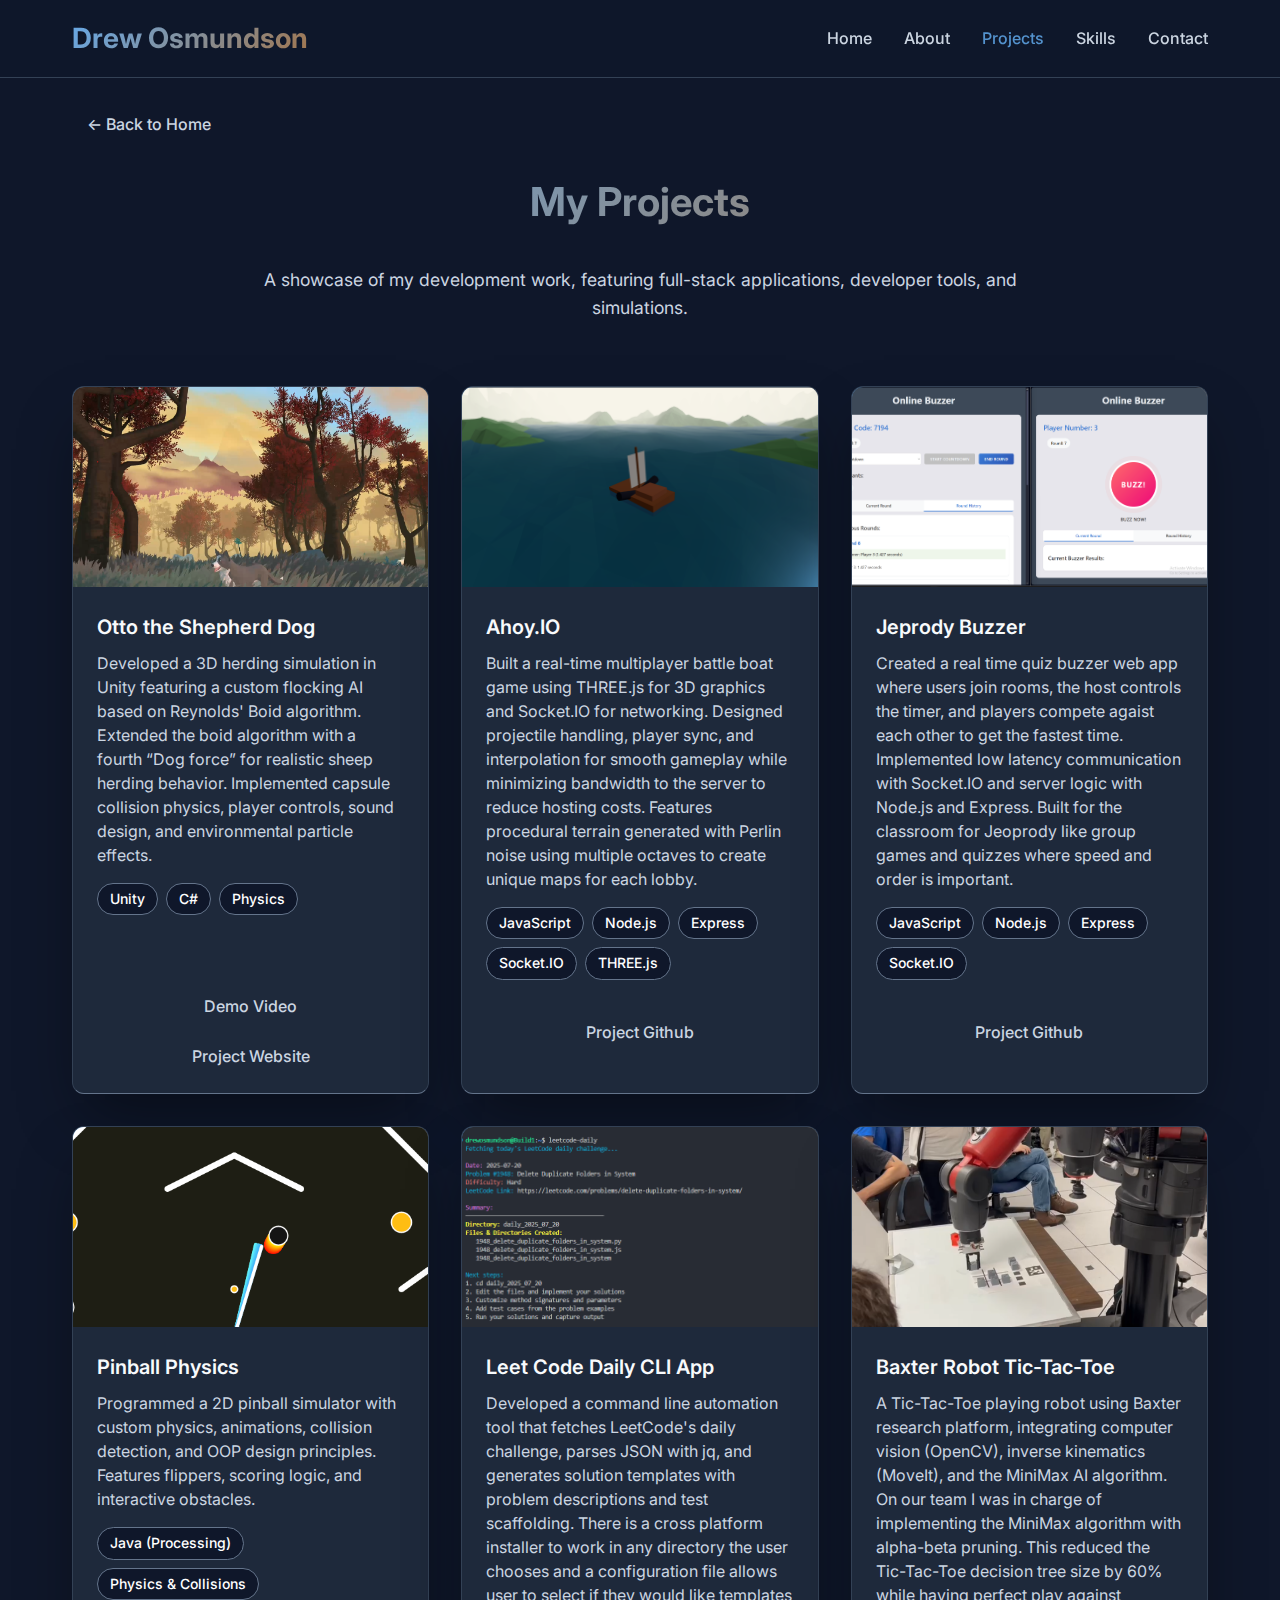
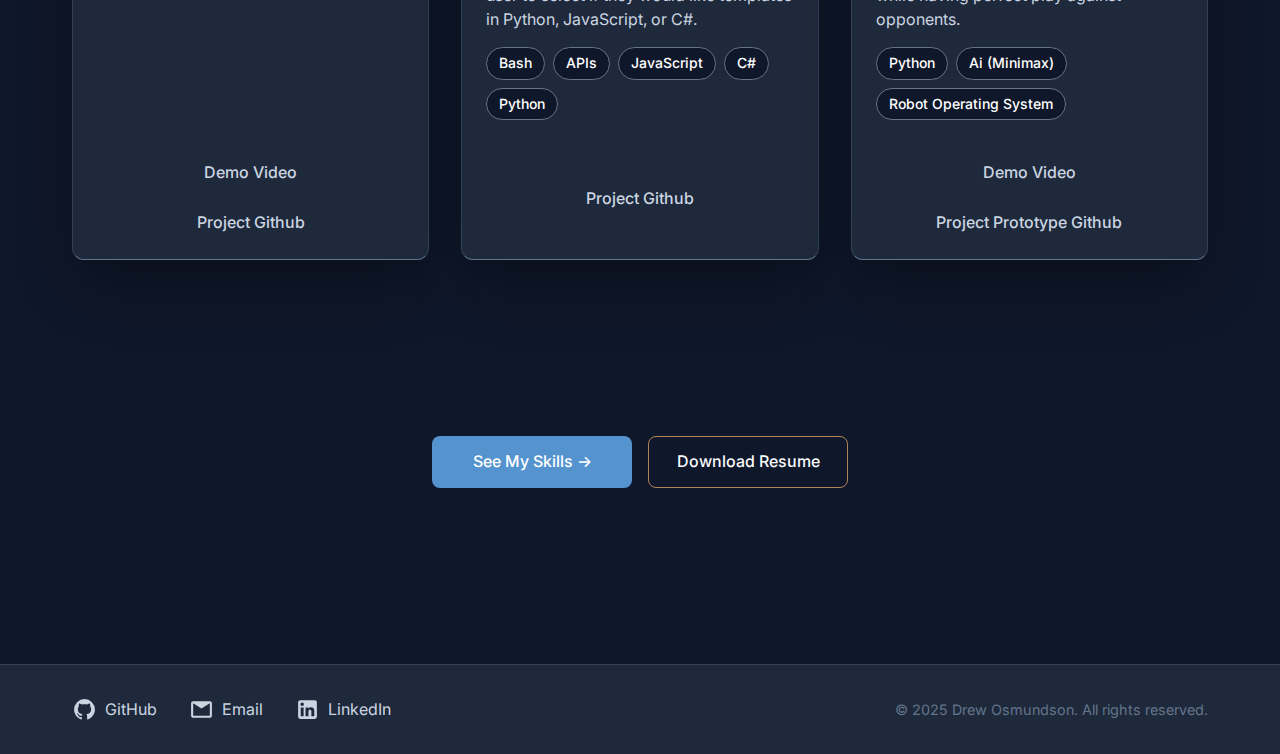
<file: docs/projects.html>
<!DOCTYPE html>
<html lang="en">
<head>
    <meta charset="UTF-8">
    <meta name="viewport" content="width=device-width, initial-scale=1.0">
    <meta name="description" content="Drew Osmundson - Full-stack developer projects showcase">
    <title>Drew Osmundson - Projects</title>
    
    <!-- Fonts -->
    <link rel="preconnect" href="https://fonts.googleapis.com">
    <link rel="preconnect" href="https://fonts.gstatic.com" crossorigin>
    <link href="https://fonts.googleapis.com/css2?family=Inter:wght@300;400;500;600;700&family=JetBrains+Mono:wght@400;500&display=swap" rel="stylesheet">
    
    <style>
        :root {
            --primary: #0f172a;
            --secondary: #1e293b;
            --accent: #5493ce;
            --accent-hover: #b38356;
            --text: #f8fafc;
            --text-secondary: #cbd5e1;
            --text-muted: #64748b;
            --border: #334155;
            --gradient: linear-gradient(135deg, #66aaea 0%, #a2754b 100%);
            --shadow: 0 10px 25px -5px rgba(0, 0, 0, 0.1), 0 8px 10px -6px rgba(0, 0, 0, 0.1);
            --shadow-lg: 0 25px 50px -12px rgba(0, 0, 0, 0.25);
        }

        * {
            margin: 0;
            padding: 0;
            box-sizing: border-box;
        }

        body {
            font-family: 'Inter', sans-serif;
            background: var(--primary);
            color: var(--text);
            line-height: 1.6;
            overflow-x: hidden;
        }

        /* Common patterns */
        .card {
            background: var(--secondary);
            border: 1px solid var(--border);
            border-radius: 12px;
            padding: 2rem;
            border-bottom: 1px solid var(--text-muted);
            box-shadow: var(--shadow-lg);
        }

        .container {
            max-width: 1200px;
            margin: 0 auto;
            padding: 0 2rem;
        }

        .flex-center {
            display: flex;
            align-items: center;
            justify-content: center;
        }

        .gradient-text {
            background: var(--gradient);
            background-clip: text;
            -webkit-background-clip: text;
            -webkit-text-fill-color: transparent;
        }

        .hover-lift {
            transition: all 0.3s ease;
        }

        .hover-lift:hover {
            transform: translateY(-2px);
            box-shadow: var(--shadow);
        }

        /* Typography */
        .title {
            font-size: clamp(2rem, 4vw, 2.5rem);
            font-weight: 700;
            margin-bottom: 2rem;
            text-align: center;
        }

        .subtitle {
            font-size: 1.1rem;
            color: var(--text-secondary);
            text-align: center;
            margin-bottom: 4rem;
            max-width: 800px;
            margin-left: auto;
            margin-right: auto;
        }

        /* Navigation */
        .navbar {
            position: fixed;
            top: 0;
            width: 100%;
            background: rgba(15, 23, 42, 0.95);
            backdrop-filter: blur(10px);
            border-bottom: 1px solid var(--border);
            z-index: 1000;
            padding: 1rem 0;
            transition: all 0.3s ease;
        }

        .nav-container {
            display: flex;
            justify-content: space-between;
            align-items: center;
        }

        .logo {
            font-size: 1.75rem;
            font-weight: 700;
            text-decoration: none;
        }

        .nav-links {
            display: flex;
            list-style: none;
            gap: 2rem;
        }

        .nav-links a {
            color: var(--text-secondary);
            text-decoration: none;
            font-weight: 500;
            transition: color 0.3s ease;
            position: relative;
        }

        .nav-links a:hover,
        .nav-links a.active {
            color: var(--accent);
        }

        /* Bracket hover effect */
        .nav-links a::before,
        .nav-links a::after,
        .project-footer a::before,
        .project-footer a::after {
            position: absolute;
            opacity: 0;
            transition: opacity 0.3s ease;
            color: var(--accent);
            pointer-events: none;
        }

        .nav-links a::before,
        .project-footer a::before {
            content: '{ ';
            left: -1rem;
        }

        .nav-links a::after,
        .project-footer a::after {
            content: ' }';
            right: -1rem;
        }
        
        .nav-links a:hover::before,
        .nav-links a:hover::after,
        .project-footer a:hover::before,
        .project-footer a:hover::after {
            opacity: 1;
        }
        .btn-group {
          margin-top: 3rem;
          margin-bottom: 3rem;
          display: flex;
          justify-content: center;
          gap: 1rem;
        }
.btn {
    display: inline-flex;
    align-items: center;
    gap: 0.5rem;
    padding: 0.75rem 1.5rem;
    border: none;
    border-radius: 8px;
    font-weight: 500;
    text-decoration: none;
    cursor: pointer;
    transition: all 0.3s ease;
    font-size: 1rem;
      flex: 1; /* Let them grow equally in the row */
    min-width: 200px; /* Same width regardless of text length */
    text-align: center; /* Keep text centered */
    justify-content: center; /* Center icon + text inside */
    max-width: 200px;
}

.btn-primary {
    background: var(--accent);
    color: white;
}

.btn-primary:hover {
    background: var(--accent-hover);
    box-shadow: var(--shadow-lg);
}

.btn-secondary {
    background: transparent;
    color: var(--text);
    border: 1px solid var(--accent-hover);
}

.btn-secondary:hover {
    background: var(--secondary);
    box-shadow: var(--shadow-lg);
}

.btn-group {
    display: flex;
    gap: 1rem;
    flex-wrap: wrap;
}

        /* Layout */
        .main-content {
            margin-top: 80px;
        }
        .project-hero {
            padding: 2rem 0;
            margin-bottom: 2rem;
        }
        .section {
            padding: 4rem 0;
            
        }
        .section-title {
            display: flex;
            align-items: center;
            justify-content: center;
            font-size: clamp(1.5rem, 3vw, 2rem);
            font-weight: 600;
            margin-bottom: 2rem;
            color: var(--text);
        }
        .back-link {
            display: inline-flex;
            align-items: center;
            gap: 0.5rem;
            color: var(--text-secondary);
            text-decoration: none;
            font-weight: 500;
            margin-bottom: 2rem;
            transition: color 0.3s ease;
            position: relative;
        }

        .back-link:hover {
            color: var(--accent);
        }
        .back-link::before{
            opacity: 0;
            content: '{ ';
            left: -1rem;
        }
        .back-link::after{
            opacity: 0;
            content: ' }';
            left: 1rem;
        }
        .back-link:hover::after,
        .back-link:hover::before {
            opacity: 1;
        }

        /* Projects */
        .projects-grid {
            display: grid;
            grid-template-columns: repeat(auto-fit, minmax(350px, 1fr));
            gap: 2rem;
            margin-top: 1rem;
        }

        .project-card {
            background: var(--secondary);
            border: 1px solid var(--border);
            border-radius: 12px;
            border-bottom: 1px solid var(--text-muted);
            box-shadow: var(--shadow-lg);
                      box-shadow: 0 30px 60px -12px rgba(0, 0, 0, 0.4);
            overflow: hidden;
            transition: transform 0.3s ease, box-shadow 0.3s ease;
            display: flex;
            flex-direction: column;
        }

          .project-image {
              width: 100%;
              height: 200px;
              background: var(--gradient);
              color: white;
              font-size: 1.2rem;
              font-weight: 500;
          }

          .project-image img {
              width: 100%;
              height: 100%;
              object-fit: cover;
              display: block;
          }

          .project-image.text-only {
              display: flex;
              align-items: center;
              justify-content: center;
          }
        .project-card:hover .project-image::before {
            transform: translateX(100%);
        }

        .project-content {
            padding: 1.5rem;
            flex-grow: 1;
        }

        .project-title {
            font-size: 1.25rem;
            font-weight: 600;
            margin-bottom: 0.5rem;
        }

        .project-description {
            color: var(--text-secondary);
            margin-bottom: 1rem;
            line-height: 1.5;
        }

        .project-tech {
            display: flex;
            flex-wrap: wrap;
            gap: 0.5rem;
            margin-bottom: 1rem;
        }

        .tech-tag {
            background: var(--primary);
            border: 1px solid var(--text-muted);
            color: white;
            padding: 0.25rem 0.75rem;
            border-radius: 20px;
            font-size: 0.875rem;
            font-weight: 500;
        }

        .project-footer {
            display: flex;
            justify-content: center;
            padding: 0 1.5rem 1.5rem;
            margin-top: auto;
        }

        .project-footer a {
            color: var(--text-secondary);
            text-decoration: none;
            font-weight: 500;
            transition: color 0.3s ease;
            position: relative;
        }

        .project-footer a:hover {
            color: var(--accent);
        }

        .contact-cta {
            margin-top: 3rem;
            text-align: center;
        }

        .contact-cta p {
            color: var(--text-secondary);
            margin-bottom: 1.5rem;
            font-size: 1.1rem;
        }

        /* Footer */
        .footer {
            background: var(--secondary);
            border-top: 1px solid var(--border);
            padding: 2rem 0;
            margin-top: 4rem;
        }

        .footer-content {
            display: flex;
            justify-content: space-between;
            align-items: center;
            flex-wrap: wrap;
            gap: 1rem;
        }

        .footer-links {
            display: flex;
            gap: 2rem;
            list-style: none;
        }

        .footer-links a {
            color: var(--text-secondary);
            text-decoration: none;
            transition: color 0.3s ease;
        }

        .footer-links a:hover {
            color: var(--accent);
        }
        .footer-link-item {
            display: flex;
            align-items: center;
            gap: 0.5rem;
        }

        .footer-link-item svg {
            width: 25px;
            height: 25px;
            flex-shrink: 0;
  
        }
        .footer-link-item a {
            color: var(--text-secondary);
            text-decoration: none;
            transition: color 0.3s ease;
        }

        .footer-link-item a:hover {
            color: var(--accent);
        }

        .footer-text {
            color: var(--text-muted);
            font-size: 0.9rem;
        }

        .centered-links {
            margin-top: 2rem;
            display: flex;
            justify-content: center;
        }
        /* Responsive Design */
        @media (max-width: 768px) {
            .container {
                padding: 0 1rem;
            }
            .navbar {
                position: fixed;
                top: 0;
                width: 100%;
                z-index: 1000;
                padding: 1rem 0;
                transition: all 0.3s ease;
            }

            .nav-container {
                flex-direction: column;
                justify-content: space-between;
                align-items: center;
            }

            .logo {
                font-size: 1.75rem;
                font-weight: 700;
                text-decoration: none;
            }

            .nav-links {
                display: flex;
                list-style: none;
                gap: 2rem;
            }
          .back-link {
              margin-top: 2rem;
          }

            .projects-grid {
                grid-template-columns: 1fr;
            }

            .footer-content {
                flex-direction: column;
                text-align: center;
            }

            .footer-links {
                gap: 1rem;
            }
        }

        @media (max-width: 480px) {
            .card {
                padding: 1.5rem;
            }
        }
    </style>
</head>
<body>
    <!-- Navigation -->
    <nav class="navbar">
        <div class="nav-container container">
            <a href="index.html" class="logo gradient-text">Drew Osmundson</a>
            <ul class="nav-links">
                <li><a href="index.html">Home</a></li>
                <li><a href="about.html">About</a></li>
                <li><a href="projects.html" class="active">Projects</a></li>
                <li><a href="skills.html">Skills</a></li>
                <li><a href="contact.html">Contact</a></li>
            </ul>
        </div>
    </nav>

    <!-- Main Content -->
    <main class="main-content container">
        <section class="project-hero">
            <a href="index.html" class="back-link"> <- Back to Home</a>
            <h1 class="title gradient-text">My Projects</h1>
            <p class="subtitle">A showcase of my development work, featuring full-stack applications, developer tools, and simulations.</p>
            
            <div class="projects-grid">
                <!-- Featured Projects -->
                  <div class="project-card">
                    <div class="project-image">
                        <img src="images/ottoproject.png">
                    </div>
                    <div class="project-content">
                        <h3 class="project-title">Otto the Shepherd Dog</h3>
                        <p class="project-description">Developed a 3D herding simulation in Unity featuring a custom flocking AI based on Reynolds' Boid algorithm. Extended the boid algorithm with a fourth “Dog force” for realistic sheep herding behavior. Implemented capsule collision physics, player controls, sound design, and environmental particle effects.</p>
                        <div class="project-tech">
                            <span class="tech-tag">Unity</span>
                            <span class="tech-tag">C#</span>
                            <span class="tech-tag">Physics</span>
                        </div>
                    </div>
                     <div class="project-footer">
                        <a href="https://www.youtube.com/watch?v=jbxrCOkykvI" target="_blank"> Demo Video </a>
                    </div>
                    <div class="project-footer">
                        <a href="https://sites.google.com/umn.edu/otto/home" target="_blank">Project Website</a>
                    </div>
                </div>
                
                <div class="project-card">
                    <div class="project-image">
                        <img src="images/ahoyio.png">
                    </div>
                    <div class="project-content">
                        <h3 class="project-title">Ahoy.IO</h3>
                        <p class="project-description">Built a real-time multiplayer battle boat game using THREE.js for 3D graphics and Socket.IO for networking. Designed projectile handling, player sync, and interpolation for smooth gameplay while minimizing bandwidth to the server to reduce hosting costs. Features procedural terrain generated with Perlin noise using multiple octaves to create unique maps for each lobby.</p>
                        <div class="project-tech">
                            <span class="tech-tag">JavaScript</span>
                            <span class="tech-tag">Node.js</span>
                            <span class="tech-tag">Express</span>
                            <span class="tech-tag">Socket.IO</span>
                            <span class="tech-tag">THREE.js</span>
                        </div>
                    </div>
                    <div class="project-footer">
           
                    <div class="project-footer">
                        <a href="https://github.com/drewosmundson/ahoy" target="_blank"> Project Github</a>
                    </div>
                    </div>
                </div>

                  <div class="project-card">
                    <div class="project-image">
                        <img src="images/buzzer.png">
                    </div>
                    <div class="project-content">
                        <h3 class="project-title">Jeprody Buzzer</h3>
                        <p class="project-description">Created a real time quiz buzzer web app where users join rooms, the host controls the timer, and players compete agaist each other to get the fastest time. Implemented low latency communication with Socket.IO and server logic with Node.js and Express. Built for the classroom for Jeoprody like group games and quizzes where speed and order is important.  </p>
                        <div class="project-tech">
                            <span class="tech-tag">JavaScript</span>
                            <span class="tech-tag">Node.js</span>
                            <span class="tech-tag">Express</span>
                            <span class="tech-tag">Socket.IO</span>
                        </div>
                    </div>
                    <div class="project-footer">
                    <div class="project-footer">
                        <a href="https://github.com/drewosmundson/buzzer-system" target="_blank">Project Github</a>
                    </div>
                    </div>
                </div>
                  <div class="project-card">
                    <div class="project-image">
                        <img src="images/Pinball.png">
                    </div>
                    <div class="project-content">
                        <h3 class="project-title">Pinball Physics</h3>
                        <p class="project-description">Programmed a 2D pinball simulator with custom physics, animations, collision detection, and OOP design principles. Features flippers, scoring logic, and interactive obstacles.</p>
                        <div class="project-tech">
                            <span class="tech-tag">Java (Processing)</span>
                            <span class="tech-tag">Physics & Collisions</span>
                        </div>
                    </div>
                    <div class="project-footer">
                        <a href="https://www.youtube.com/watch?v=qUOB-0cOTGc" target="_blank"> Demo Video </a>
                    </div>
                    <div class="project-footer">
                        <a href="https://github.com/drewosmundson/PinballJavaProcessing" target="_blank">Project Github </a>
                    </div>
                </div>
                  <div class="project-card">
                    <div class="project-image">
                        <img src="images/leetcode-cli.png">
                    </div>
                    <div class="project-content">
                        <h3 class="project-title">Leet Code Daily CLI App</h3>
                        <p class="project-description"> Developed a command line automation tool that fetches LeetCode's daily challenge, parses JSON with jq, and generates solution templates with problem descriptions and test scaffolding. There is a cross platform installer to work in any directory the user chooses and a configuration file allows user to select if they would like templates in Python, JavaScript, or C#.</p>
                        <div class="project-tech">
                            <span class="tech-tag">Bash</span>
                            <span class="tech-tag">APIs</span>
                            <span class="tech-tag">JavaScript</span>
                            <span class="tech-tag">C#</span>
                            <span class="tech-tag">Python</span>
                        </div>
                    </div>
                    <div class="project-footer">
                    <div class="project-footer">
                        <a href="https://github.com/drewosmundson/leetcode-daily-cli" target="_blank"> Project Github</a>
                    </div>
                    </div>
                </div>
                  <div class="project-card">
                    <div class="project-image">
                        <img src="images/baxter.png">
                    </div>
                    <div class="project-content">
                        <h3 class="project-title">Baxter Robot Tic-Tac-Toe</h3>
                        <p class="project-description"> A Tic-Tac-Toe playing robot using Baxter research platform, integrating computer vision
                           (OpenCV), inverse kinematics (MoveIt), and the MiniMax AI algorithm. 
                        On our team I was in charge of implementing the MiniMax algorithm with alpha-beta pruning. This reduced the Tic-Tac-Toe decision tree size by 60% while having perfect play against opponents.</p>
                        <div class="project-tech">
                            <span class="tech-tag">Python</span>
                            <span class="tech-tag">Ai (Minimax)</span>
                            <span class="tech-tag">Robot Operating System</span>
                        </div>
                    </div>
                    <div class="project-footer">
                        <a href="https://youtu.be/c4Mu2_C9g9Y" target="_blank">Demo Video</a>
                    </div>
                    <div class="project-footer">
                        <a href="https://github.com/drewosmundson/minimaxAB_tic_tac_toe" target="_blank">Project Prototype Github</a>
                    </div>
                </div>
            </div>

          </section>
        <!-- Call to Action -->
        <section class="section">
            <div class="btn-group">
                <a href="skills.html" class="btn btn-primary hover-lift">See My Skills -></a>
                <a href="images/DrewOsmundsonSoftwareDeveloper.pdf" download="DrewOsmundsonSoftwareDeveloper.pdf" class="btn btn-secondary hover-lift">Download Resume</a>
            </div>
        </section>
    </main>

    <!-- Footer -->
    <footer class="footer">
        <div class="footer-content container">
            <ul class="footer-links">
                <li>
                    <a href="https://github.com/drewosmundson" target="_blank" class="footer-link-item">
                        <svg viewBox="0 0 24 24" fill="currentColor">
                            <path d="M12 2A10 10 0 0 0 2 12c0 4.42 2.87 8.17 6.84 9.5c.5.08.66-.23.66-.5v-1.69c-2.77.6-3.36-1.34-3.36-1.34c-.46-1.16-1.11-1.47-1.11-1.47c-.91-.62.07-.6.07-.6c1 .07 1.53 1.03 1.53 1.03c.87 1.52 2.34 1.07 2.91.83c.09-.65.35-1.09.63-1.34c-2.22-.25-4.55-1.11-4.55-4.92c0-1.11.38-2 1.03-2.71c-.1-.25-.45-1.29.1-2.64c0 0 .84-.27 2.75 1.02c.79-.22 1.65-.33 2.5-.33c.85 0 1.71.11 2.5.33c1.91-1.29 2.75-1.02 2.75-1.02c.55 1.35.2 2.39.1 2.64c.65.71 1.03 1.6 1.03 2.71c0 3.82-2.34 4.66-4.57 4.91c.36.31.69.92.69 1.85V21c0 .27.16.59.67.5C19.14 20.16 22 16.42 22 12A10 10 0 0 0 12 2z"/>
                        </svg>
                        GitHub
                    </a>
                </li>
                <li>
                    <a href="mailto:drewosmundson@gmail.com" class="footer-link-item">
                        <svg viewBox="0 0 24 24" fill="currentColor">
                            <path d="M4 4h16c1.1 0 2 .9 2 2v12c0 1.1-.9 2-2 2H4c-1.1 0-2-.9-2-2V6c0-1.1.9-2 2-2zm8 7L4 6v12h16V6l-8 5z"/>
                        </svg>
                        Email
                    </a>
                </li>
                <li>
                    <a href="https://linkedin.com/in/drewosmundson" target="_blank" class="footer-link-item">
                        <svg viewBox="0 0 24 24" fill="currentColor">
                            <path d="M19 3a2 2 0 0 1 2 2v14a2 2 0 0 1-2 2H5a2 2 0 0 1-2-2V5a2 2 0 0 1 2-2h14m-.5 15.5v-5.3a3.26 3.26 0 0 0-3.26-3.26c-.85 0-1.84.52-2.32 1.3v-1.11h-2.79v8.37h2.79v-4.93c0-.77.62-1.4 1.39-1.4a1.4 1.4 0 0 1 1.4 1.4v4.93h2.79M6.88 8.56a1.68 1.68 0 0 0 1.68-1.68c0-.93-.75-1.69-1.68-1.69a1.69 1.69 0 0 0-1.69 1.69c0 .93.76 1.68 1.69 1.68m1.39 9.94v-8.37H5.5v8.37h2.77z"/>
                        </svg>
                        LinkedIn
                    </a>
                </li>
            </ul>
            <p class="footer-text">&copy; 2025 Drew Osmundson. All rights reserved.</p>
        </div>
    </footer>
</body>
</html>
</file>
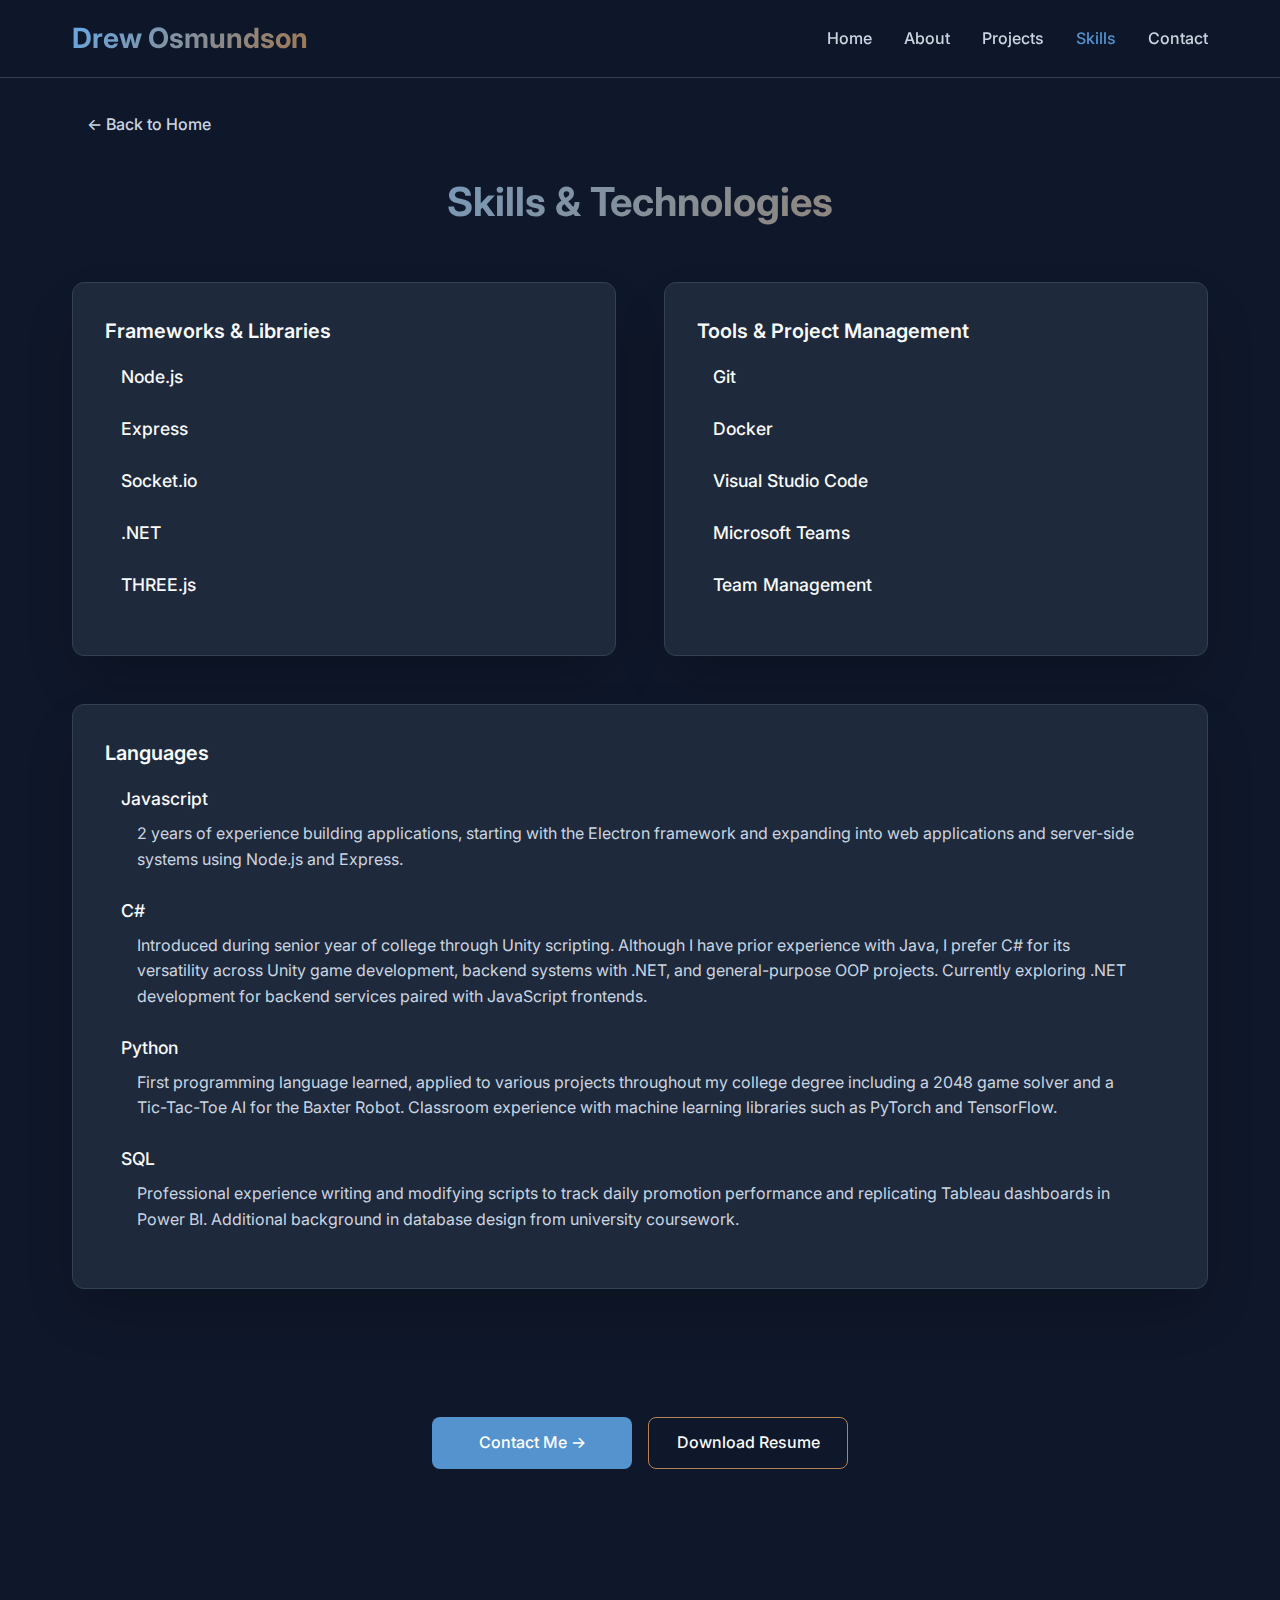
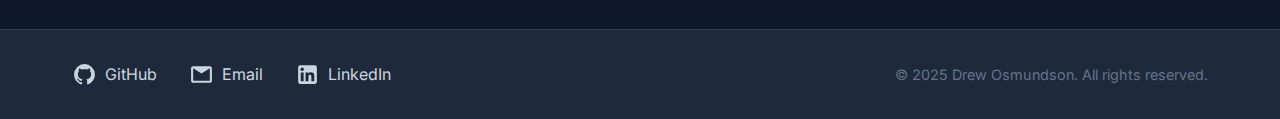
<file: docs/skills.html>
<!DOCTYPE html>
<html lang="en">
<head>
    <meta charset="UTF-8">
    <meta name="viewport" content="width=device-width, initial-scale=1.0">
    <meta name="description" content="Technologies - Drew Osmundson's technical expertise and capabilities">
    <title>Skills - Drew Osmundson</title>
    
    <!-- Fonts -->
    <link rel="preconnect" href="https://fonts.googleapis.com">
    <link rel="preconnect" href="https://fonts.gstatic.com" crossorigin>
    <link href="https://fonts.googleapis.com/css2?family=Inter:wght@300;400;500;600;700&family=JetBrains+Mono:wght@400;500&display=swap" rel="stylesheet">
    
    <style>
        :root {
            --primary: #0f172a;
            --secondary: #1e293b;
            --accent: #5493ce;
            --accent-hover: #b38356;
            --text: #f8fafc;
            --text-secondary: #cbd5e1;
            --text-muted: #64748b;
            --border: #334155;
            --gradient: linear-gradient(135deg, #66aaea 0%, #a2754b 100%);
            --shadow: 0 10px 25px -5px rgba(0, 0, 0, 0.1), 0 8px 10px -6px rgba(0, 0, 0, 0.1);
            --shadow-lg: 0 25px 50px -12px rgba(0, 0, 0, 0.25);
        }

        * {
            margin: 0;
            padding: 0;
            box-sizing: border-box;
        }

        body {
            font-family: 'Inter', sans-serif;
            background: var(--primary);
            color: var(--text);
            line-height: 1.6;
            overflow-x: hidden;
            min-height: 100vh;
        }

        /* Common patterns */
        .card {
            background: var(--secondary);
            border: 1px solid var(--border);
            border-radius: 12px;
            padding: 2rem;
            box-shadow: var(--shadow-lg);
        }

        .container {
            max-width: 1200px;
            margin: 0 auto;
            padding: 0 2rem;
        }

        .gradient-text {
            background: var(--gradient);
            background-clip: text;
            -webkit-background-clip: text;
            -webkit-text-fill-color: transparent;
        }

        .hover-lift {
            transition: all 0.3s ease;
        }

        .hover-lift:hover {
            transform: translateY(-2px);
            box-shadow: var(--shadow);
        }

        /* Typography */
        .title {
            font-size: clamp(2rem, 4vw, 2.5rem);
            font-weight: 700;
            margin-bottom: 3rem;
            text-align: center;
        }

        /* Navigation */
        .navbar {
            position: fixed;
            top: 0;
            width: 100%;
            background: rgba(15, 23, 42, 0.95);
            backdrop-filter: blur(10px);
            border-bottom: 1px solid var(--border);
            z-index: 1000;
            padding: 1rem 0;
            transition: all 0.3s ease;
        }

        .nav-container {
            display: flex;
            justify-content: space-between;
            align-items: center;
        }

        .logo {
            font-size: 1.75rem;
            font-weight: 700;
            text-decoration: none;
            color: var(--text);
        }

        .nav-links {
            display: flex;
            list-style: none;
            gap: 2rem;
        }

        .nav-links a {
            color: var(--text-secondary);
            text-decoration: none;
            font-weight: 500;
            transition: color 0.3s ease;
            position: relative;
        }

        .nav-links a:hover,
        .nav-links a.active {
            color: var(--accent);
        }

        /* Bracket hover effect */
        .nav-links a::before,
        .nav-links a::after {
            position: absolute;
            opacity: 0;
            transition: opacity 0.3s ease;
            color: var(--accent);
            pointer-events: none;
        }

        .nav-links a::before {
            content: '{ ';
            left: -1rem;
        }

        .nav-links a::after {
            content: ' }';
            right: -1rem;
        }
        
        .nav-links a:hover::before,
        .nav-links a:hover::after {
            opacity: 1;
        }

        .btn {
            display: inline-flex;
            align-items: center;
            gap: 0.5rem;
            padding: 0.75rem 1.5rem;
            border: none;
            border-radius: 8px;
            font-weight: 500;
            text-decoration: none;
            cursor: pointer;
            transition: all 0.3s ease;
            font-size: 1rem;
            flex: 1;
            min-width: 200px;
            text-align: center;
            justify-content: center;
            max-width: 200px;
        }

        .btn-primary {
            background: var(--accent);
            color: white;
        }

        .btn-primary:hover {
            background: var(--accent-hover);
            box-shadow: var(--shadow-lg);
        }

        .btn-secondary {
            background: transparent;
            color: var(--text);
            border: 1px solid var(--accent-hover);
        }

        .btn-secondary:hover {
            background: var(--secondary);
            box-shadow: var(--shadow-lg);
        }

        .btn-group {
            display: flex;
            justify-content: center;
            gap: 1rem;
            flex-wrap: wrap;
        }

        /* Layout */
        .main-content {
            margin-top: 80px;
            min-height: 100vh;
            display: flex;
            align-items: center;
        }

        .section {
            padding: 4rem 0;
        }

        .back-link {
            display: inline-flex;
            align-items: center;
            gap: 0.5rem;
            color: var(--text-secondary);
            text-decoration: none;
            font-weight: 500;
            margin-bottom: 2rem;
            transition: color 0.3s ease;
            position: relative;
        }

        .back-link:hover {
            color: var(--accent);
        }

        .back-link::before{
            opacity: 0;
            content: '{ ';
            left: -1rem;
        }
        .back-link::after{
            opacity: 0;
            content: ' }';
            left: 1rem;
        }
        .back-link:hover::after,
        .back-link:hover::before {
            opacity: 1;
        }

        /* Skills Hero */
        .skills-hero {
            padding: 2rem 0;
            margin-bottom: 2rem;
        }

        /* Tools & Software */
        .tools-grid {
            display: grid;
            grid-template-columns: repeat(2, 1fr);
            gap: 3rem;
            margin-top: 2rem;
        }
        .tools-grid > :nth-child(3):last-child {
            grid-column: 1 / -1;     /* spans across both columns */
            justify-self: center;    /* center within that row */
            min-width: 50%;
        }

        .tool-category {
            background: var(--secondary);
            border: 1px solid var(--border);
            border-radius: 12px;
            padding: 2rem;
            box-shadow: var(--shadow-lg);
        }
        .tool-category strong {
          padding-left: 1rem;
          padding-right: 1rem;
        }
        .tool-category p {
          padding-left: 2rem;
          padding-right: 2rem;
        }

        .tool-category-title {
            font-size: 1.25rem;
            font-weight: 600;
            color: var(--text);
            margin-bottom: 1rem;
        }

        .tool-list {
            list-style: none;
        }

        .tool-list li {
            color: var(--text-secondary);
            margin-bottom: 1.5rem;
            position: relative;
        }

        .tool-list li strong {
            color: var(--text);
            font-size: 1.1rem;
            font-weight: 500;
            display: block;
            margin-bottom: 0.5rem;
        }

        .tool-list p {
            color: var(--text-secondary);
            margin: 0;
            line-height: 1.6;
            font-size: 1rem;
        }

        .centered-links {
            margin-top: 2rem;
            display: flex;
            justify-content: center;
        }

    
        /* Footer */
        .footer {
            background: var(--secondary);
            border-top: 1px solid var(--border);
            padding: 2rem 0;
            margin-top: 4rem;
        }

        .footer-content {
            display: flex;
            justify-content: space-between;
            align-items: center;
            flex-wrap: wrap;
            gap: 1rem;
        }

        .footer-links {
            display: flex;
            gap: 2rem;
            list-style: none;
        }

        .footer-links a {
            color: var(--text-secondary);
            text-decoration: none;
            transition: color 0.3s ease;
        }

        .footer-links a:hover {
            color: var(--accent);
        }
        .footer-link-item {
            display: flex;
            align-items: center;
            gap: 0.5rem;
        }

        .footer-link-item svg {
            width: 25px;
            height: 25px;
            flex-shrink: 0;
  
        }
        .footer-link-item a {
            color: var(--text-secondary);
            text-decoration: none;
            transition: color 0.3s ease;
        }

        .footer-link-item a:hover {
            color: var(--accent);
        }

        .footer-text {
            color: var(--text-muted);
            font-size: 0.9rem;
        }

        .centered-links {
            margin-top: 2rem;
            display: flex;
            justify-content: center;
        }

        /* Responsive Design */
        @media (max-width: 768px) {
            .container {
                padding: 0 1rem;
            }
            .navbar {
                position: fixed;
                top: 0;
                width: 100%;
                z-index: 1000;
                padding: 1rem 0;
                transition: all 0.3s ease;
            }

            .nav-container {
                flex-direction: column;
                justify-content: space-between;
                align-items: center;
            }

            .logo {
                font-size: 1.75rem;
                font-weight: 700;
                text-decoration: none;
            }

            .nav-links {
                display: flex;
                list-style: none;
                gap: 2rem;
            }
          .back-link {
              margin-top: 2rem;
          }
            .tools-grid {
                grid-template-columns: 1fr;
                gap: 2rem;
            }

            .card {
                padding: 1.5rem;
            }

            .tool-category {
                padding: 1.5rem;
            }
            .footer-content {
                flex-direction: column;
                text-align: center;
            }

            .footer-links {
                gap: 1rem;
            }
            .tools-grid > :nth-child(3):last-child {
              min-width: 100%;
            }
        }
    </style>
</head>
<body>
    <!-- Navigation -->
    <nav class="navbar">
        <div class="nav-container container">
            <a href="index.html" class="logo gradient-text">Drew Osmundson</a>
            <ul class="nav-links">
                <li><a href="index.html">Home</a></li>
                <li><a href="about.html">About</a></li>
                <li><a href="projects.html">Projects</a></li>
                <li><a href="skills.html" class="active">Skills</a></li>
                <li><a href="contact.html">Contact</a></li>
            </ul>
        </div>
    </nav>

    <!-- Main Content -->
    <main class="main-content">
        <div class="container">
            <!-- Skills Hero -->
            <section class="skills-hero">
                <a href="index.html" class="back-link"> <- Back to Home</a>
                <h1 class="title gradient-text">Skills & Technologies</h1>
                
                <!-- Tools & Software -->


                <div class="tools-grid">

                

                    <div class="tool-category card">
                        <h3 class="tool-category-title">Frameworks & Libraries</h3>
                        <ul class="tool-list">
                            <li><strong>Node.js</strong></li>
                            <li><strong>Express</strong></li>
                            <li><strong>Socket.io</strong></li>
                            <li><strong>.NET</strong></li>
                            <li><strong>THREE.js</strong></li>
                            <li><strong></strong></li>
                        </ul>
                    </div>
                    

                    
                    <div class="tool-category card">
                        <h3 class="tool-category-title">Tools & Project Management</h3>
                        <ul class="tool-list">
                            <li><strong>Git</strong></li>
                            <li><strong>Docker</strong></li>
                            <li><strong>Visual Studio Code</strong></li>
                            <li><strong>Microsoft Teams</strong></li>
                            <li><strong>Team Management</strong></li>
                        </ul>
                    </div>

                     <div class="tool-category card">
                        <h3 class="tool-category-title">Languages</h3>
                        <ul class="tool-list">
                            <li>
                                <strong>Javascript</strong>
                                <p>2 years of experience building applications, starting with the Electron framework and expanding into web applications and server-side systems using Node.js and Express.</p>
                            </li>
                            <li>
                                <strong>C#</strong>
                                <p>Introduced during senior year of college through Unity scripting. Although I have prior experience with Java, I prefer C# for its versatility across Unity game development, backend systems with .NET, and general-purpose OOP projects. Currently exploring .NET development for backend services paired with JavaScript frontends.</p>
                            </li>
                            <li>
                                <strong>Python</strong>
                                <p>First programming language learned, applied to various projects throughout my college degree including a 2048 game solver and a Tic-Tac-Toe AI for the Baxter Robot. Classroom experience with machine learning libraries such as PyTorch and TensorFlow.</p>
                            </li>
                            <li>
                                <strong>SQL</strong>
                                <p>Professional experience writing and modifying scripts to track daily promotion performance and replicating Tableau dashboards in Power BI. Additional background in database design from university coursework.</p>
                            </li>
                        </ul>
                    </div>
                </div>

                <div style="display: flex; margin-top: 8rem; margin-bottom: 2rem; justify-content: center; gap: 1rem; flex-wrap: wrap;">
                    <a href="contact.html" class="btn btn-primary hover-lift">Contact Me -></a>
                    <a href="images/DrewOsmundsonSoftwareDeveloper.pdf" download="DrewOsmundsonSoftwareDeveloper.pdf" class="btn btn-secondary hover-lift">Download Resume</a>
                </div>
            </section>
        </div>
    </main>

    <footer class="footer">
        <div class="footer-content container">
            <ul class="footer-links">
                <li>
                    <a href="https://github.com/drewosmundson" target="_blank" class="footer-link-item">
                        <svg viewBox="0 0 24 24" fill="currentColor">
                            <path d="M12 2A10 10 0 0 0 2 12c0 4.42 2.87 8.17 6.84 9.5c.5.08.66-.23.66-.5v-1.69c-2.77.6-3.36-1.34-3.36-1.34c-.46-1.16-1.11-1.47-1.11-1.47c-.91-.62.07-.6.07-.6c1 .07 1.53 1.03 1.53 1.03c.87 1.52 2.34 1.07 2.91.83c.09-.65.35-1.09.63-1.34c-2.22-.25-4.55-1.11-4.55-4.92c0-1.11.38-2 1.03-2.71c-.1-.25-.45-1.29.1-2.64c0 0 .84-.27 2.75 1.02c.79-.22 1.65-.33 2.5-.33c.85 0 1.71.11 2.5.33c1.91-1.29 2.75-1.02 2.75-1.02c.55 1.35.2 2.39.1 2.64c.65.71 1.03 1.6 1.03 2.71c0 3.82-2.34 4.66-4.57 4.91c.36.31.69.92.69 1.85V21c0 .27.16.59.67.5C19.14 20.16 22 16.42 22 12A10 10 0 0 0 12 2z"/>
                        </svg>
                        GitHub
                    </a>
                </li>
                <li>
                    <a href="mailto:drewosmundson@gmail.com" class="footer-link-item">
                        <svg viewBox="0 0 24 24" fill="currentColor">
                            <path d="M4 4h16c1.1 0 2 .9 2 2v12c0 1.1-.9 2-2 2H4c-1.1 0-2-.9-2-2V6c0-1.1.9-2 2-2zm8 7L4 6v12h16V6l-8 5z"/>
                        </svg>
                        Email
                    </a>
                </li>
                <li>
                    <a href="https://linkedin.com/in/drewosmundson" target="_blank" class="footer-link-item">
                        <svg viewBox="0 0 24 24" fill="currentColor">
                            <path d="M19 3a2 2 0 0 1 2 2v14a2 2 0 0 1-2 2H5a2 2 0 0 1-2-2V5a2 2 0 0 1 2-2h14m-.5 15.5v-5.3a3.26 3.26 0 0 0-3.26-3.26c-.85 0-1.84.52-2.32 1.3v-1.11h-2.79v8.37h2.79v-4.93c0-.77.62-1.4 1.39-1.4a1.4 1.4 0 0 1 1.4 1.4v4.93h2.79M6.88 8.56a1.68 1.68 0 0 0 1.68-1.68c0-.93-.75-1.69-1.68-1.69a1.69 1.69 0 0 0-1.69 1.69c0 .93.76 1.68 1.69 1.68m1.39 9.94v-8.37H5.5v8.37h2.77z"/>
                        </svg>
                        LinkedIn
                    </a>
                </li>
            </ul>
            <p class="footer-text">&copy; 2025 Drew Osmundson. All rights reserved.</p>
        </div>
    </footer>
</body>
</html>
</file>
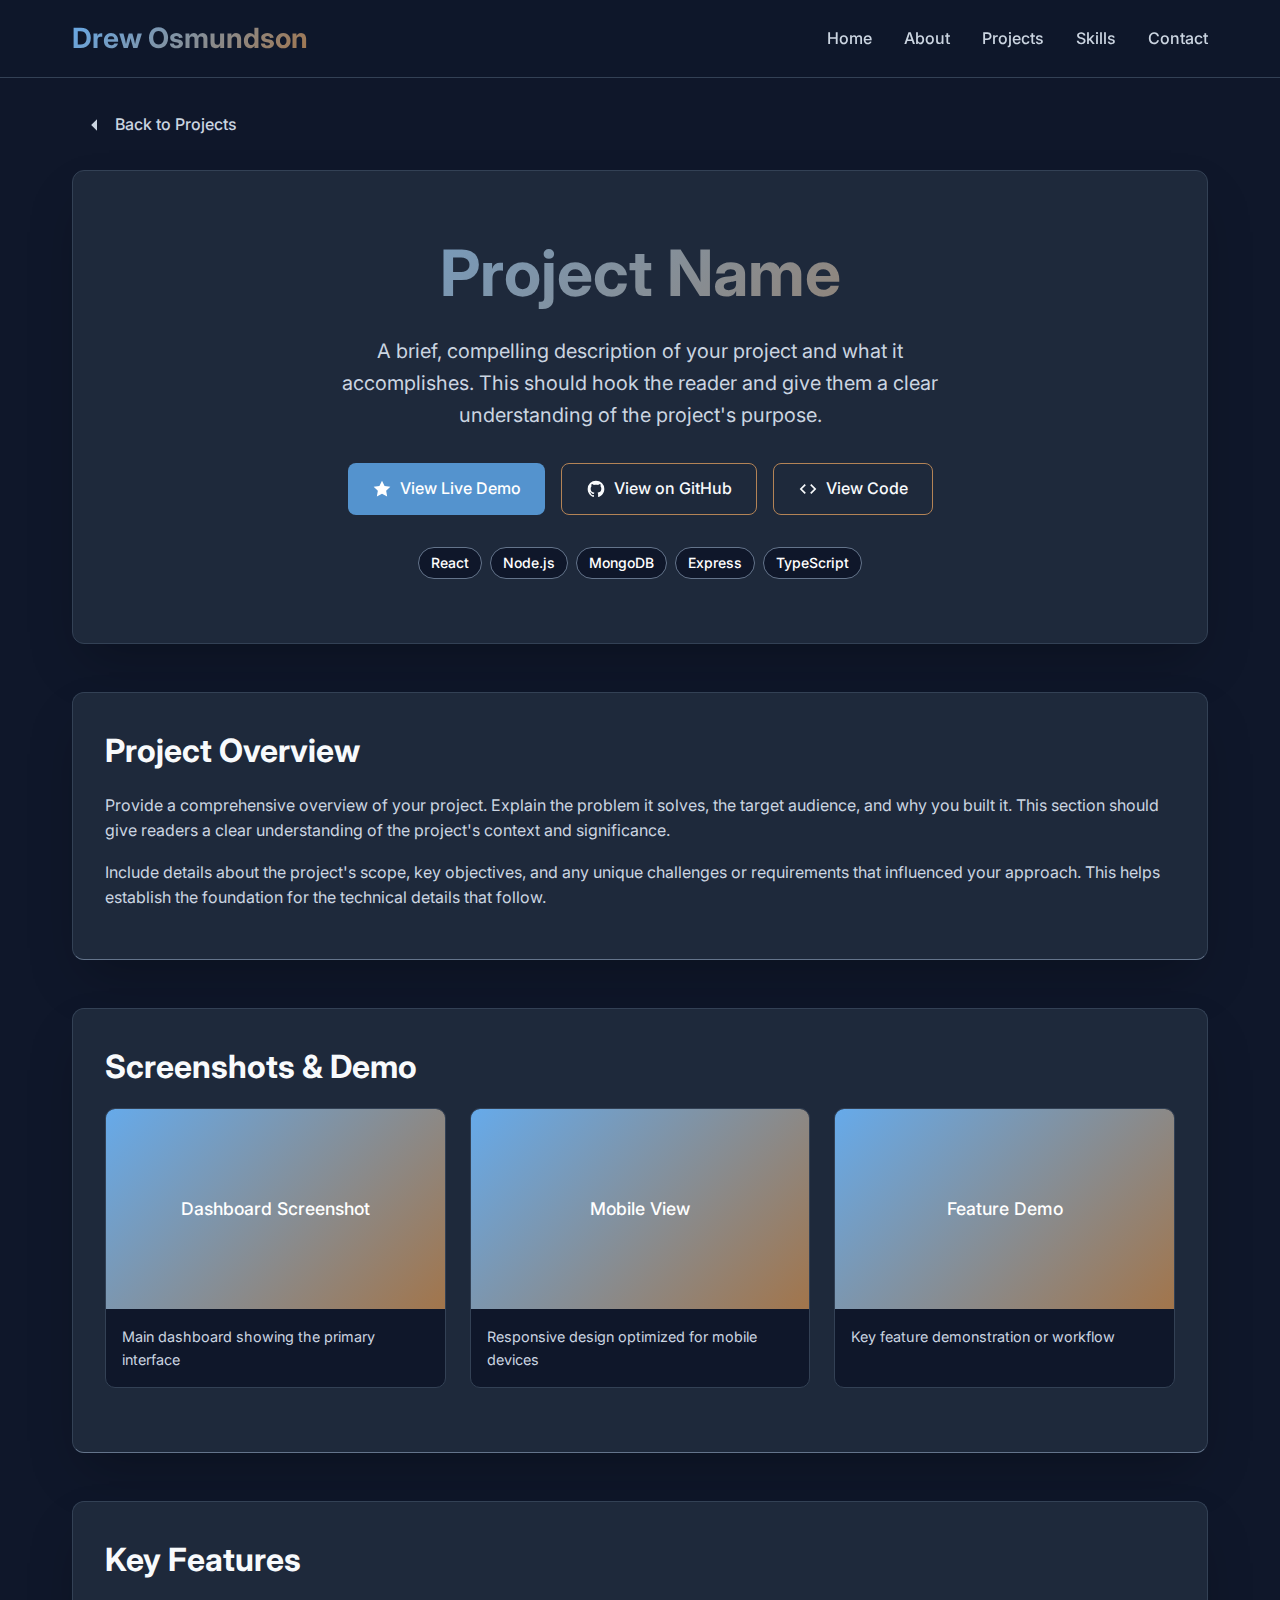
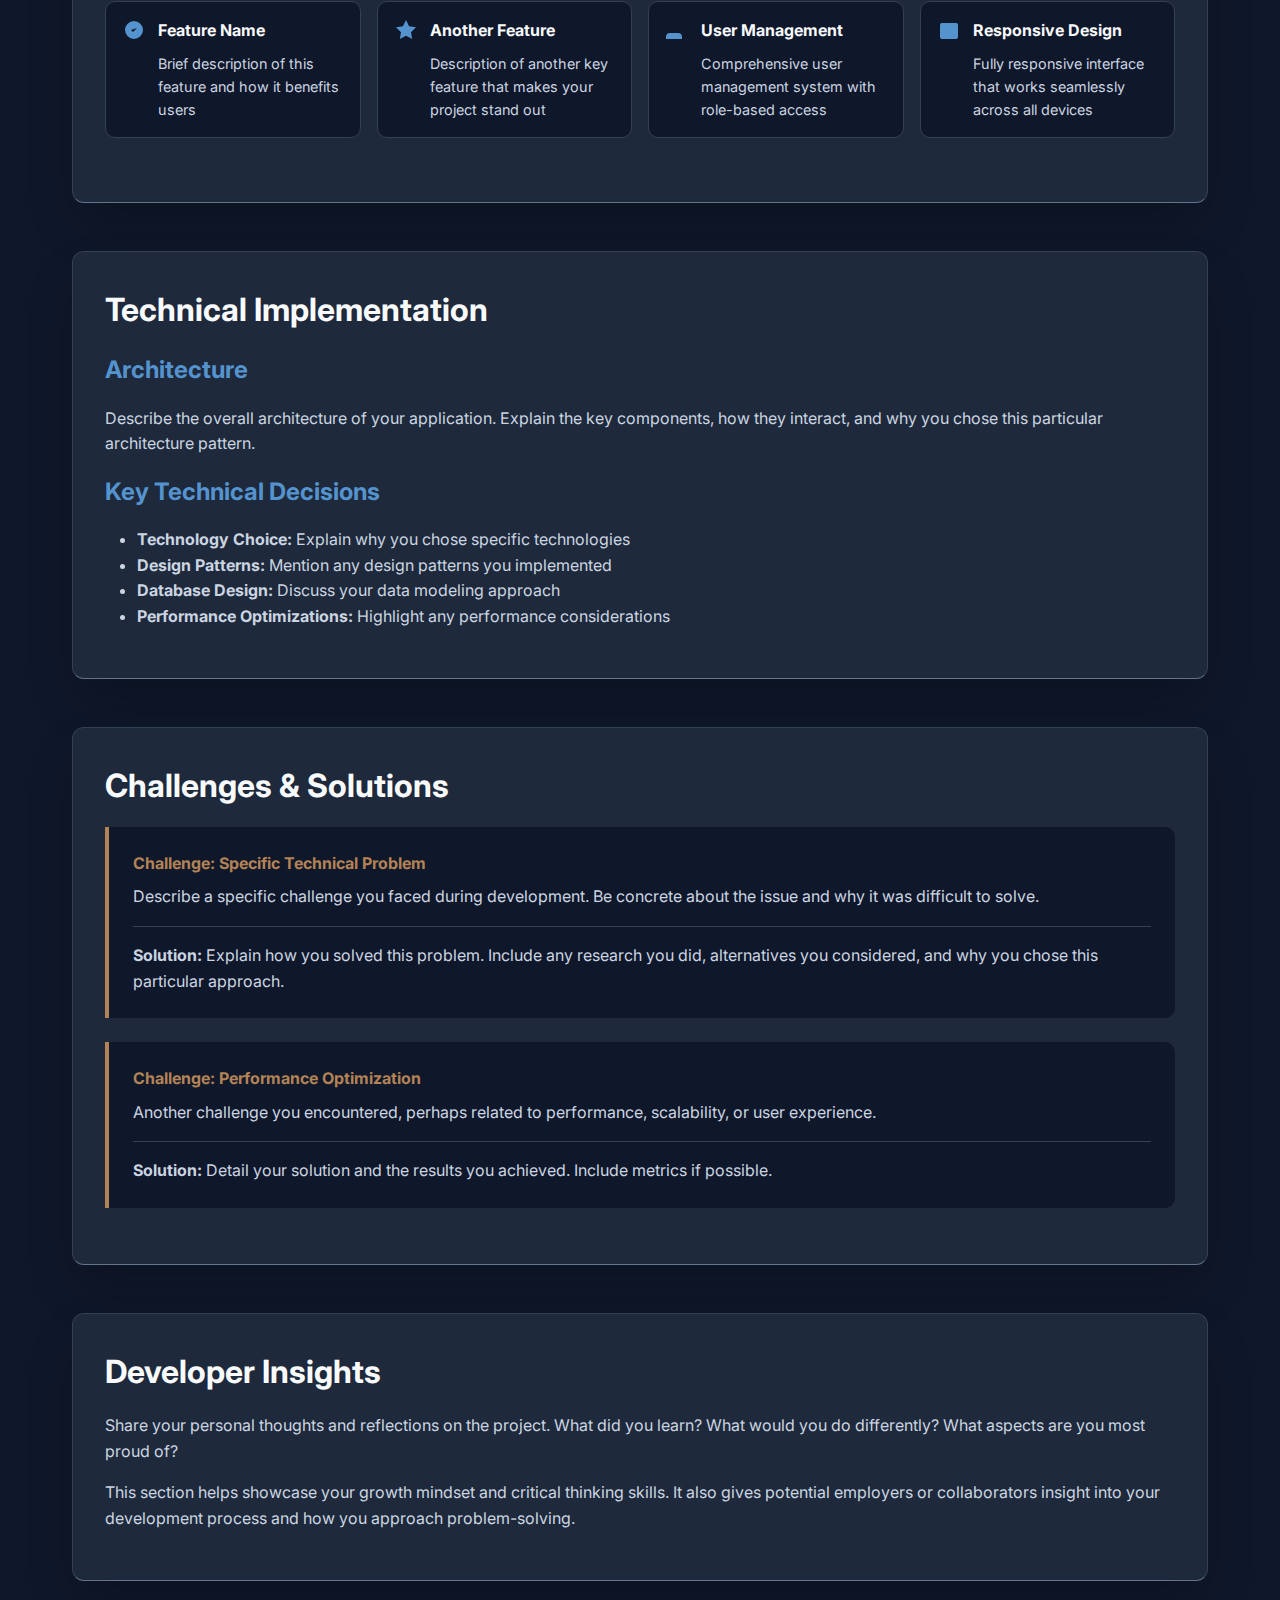
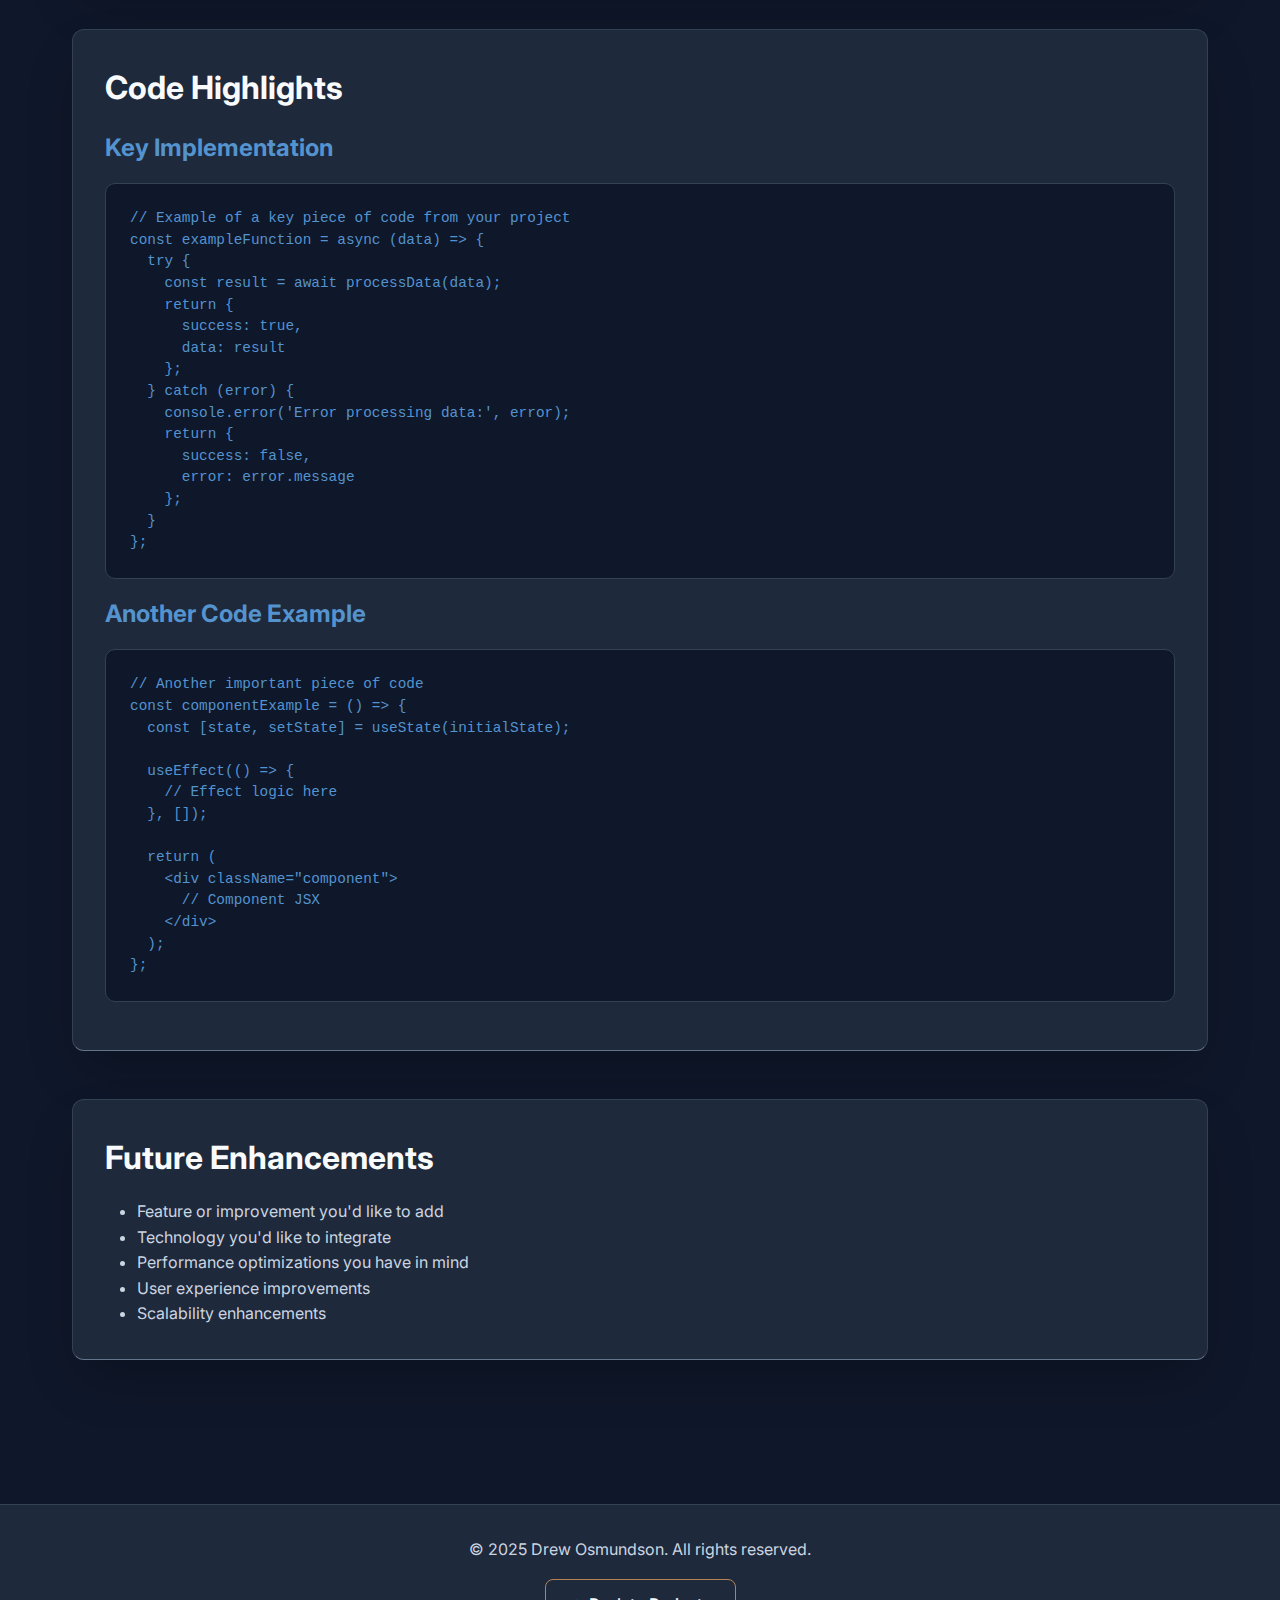
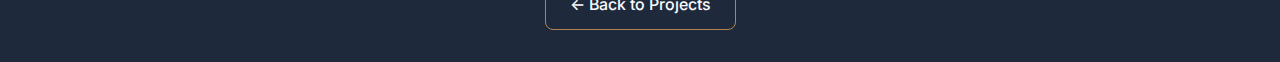
<file: docs/templateProjectPage.html>
<!DOCTYPE html>
<html lang="en">
<head>
    <meta charset="UTF-8">
    <meta name="viewport" content="width=device-width, initial-scale=1.0">
    <meta name="description" content="Project Name - A brief description of your project">
    <title>Project Name - Drew Osmundson</title>
    
    <!-- Fonts -->
    <link rel="preconnect" href="https://fonts.googleapis.com">
    <link rel="preconnect" href="https://fonts.gstatic.com" crossorigin>
    <link href="https://fonts.googleapis.com/css2?family=Inter:wght@300;400;500;600;700&display=swap" rel="stylesheet">
    
    <style>
        /* CSS Custom Properties */
        :root {
            --primary: #0f172a;
            --secondary: #1e293b;
            --accent: #5493ce;
            --accent-hover: #b38356;
            --text: #f8fafc;
            --text-secondary: #cbd5e1;
            --text-muted: #64748b;
            --border: #334155;
            --gradient: linear-gradient(135deg, #66aaea 0%, #a2754b 100%);
            --shadow: 0 10px 25px -5px rgba(0, 0, 0, 0.1), 0 8px 10px -6px rgba(0, 0, 0, 0.1);
            --shadow-lg: 0 25px 50px -12px rgba(0, 0, 0, 0.25);
        }

        /* Reset and Base Styles */
        * {
            margin: 0;
            padding: 0;
            box-sizing: border-box;
        }

        body {
            font-family: 'Inter', sans-serif;
            background: var(--primary);
            color: var(--text);
            line-height: 1.6;
            overflow-x: hidden;
        }

        .container {
            max-width: 1200px;
            margin: 0 auto;
            padding: 0 2rem;
        }

        /* Navigation */
        .navbar {
            position: fixed;
            top: 0;
            width: 100%;
            background: rgba(15, 23, 42, 0.95);
            backdrop-filter: blur(10px);
            border-bottom: 1px solid var(--border);
            z-index: 1000;
            padding: 1rem 0;
            transition: all 0.3s ease;
        }

        .nav-container {
            display: flex;
            justify-content: space-between;
            align-items: center;
        }

        .logo {
            font-size: 1.75rem;
            font-weight: 700;
            text-decoration: none;
            color: var(--text);
        }

        .nav-links {
            display: flex;
            list-style: none;
            gap: 2rem;
        }

        .nav-links a {
            color: var(--text-secondary);
            text-decoration: none;
            font-weight: 500;
            transition: color 0.3s ease;
            position: relative;
        }

        .nav-links a:hover {
            color: var(--accent);
        }

        .nav-links a::before,
        .nav-links a::after {
            position: absolute;
            opacity: 0;
            transition: opacity 0.3s ease;
            color: var(--accent);
            pointer-events: none;
        }

        .nav-links a::before {
            content: '{ ';
            left: -1rem;
        }

        .nav-links a::after {
            content: ' }';
            right: -1rem;
        }

        .nav-links a:hover::before,
        .nav-links a:hover::after {
            opacity: 1;
        }

        /* Main Content */
        .main-content {
            margin-top: 80px;
            padding: 2rem 0;
        }

        /* Back Link */
        .back-link {
            display: inline-flex;
            align-items: center;
            gap: 0.5rem;
            color: var(--text-secondary);
            text-decoration: none;
            font-weight: 500;
            margin-bottom: 2rem;
            transition: color 0.3s ease;
            position: relative;
        }

        .back-link:hover {
            color: var(--accent);
        }

        .back-link::before {
            opacity: 0;
            content: '{ ';
            left: -1rem;
        }

        .back-link::after {
            opacity: 0;
            content: ' }';
            left: 1rem;
        }

        .back-link:hover::after,
        .back-link:hover::before {
            opacity: 1;
        }

        /* Project Header */
        .project-header {
            text-align: center;
            margin-bottom: 3rem;
            padding: 4rem 0;
            background: var(--secondary);
            border: 1px solid var(--border);
            border-radius: 12px;
            box-shadow: var(--shadow-lg);
        }

        .project-title {
            font-size: clamp(2.5rem, 5vw, 4rem);
            font-weight: 700;
            margin-bottom: 1.5rem;
            line-height: 1.2;
        }

        .gradient-text {
            background: var(--gradient);
            background-clip: text;
            -webkit-background-clip: text;
            -webkit-text-fill-color: transparent;
        }

        .project-subtitle {
            font-size: 1.25rem;
            color: var(--text-secondary);
            max-width: 600px;
            margin: 0 auto 2rem;
        }

        .project-links {
            display: flex;
            gap: 1rem;
            justify-content: center;
            flex-wrap: wrap;
            margin-bottom: 2rem;
        }

        .btn {
            display: inline-flex;
            align-items: center;
            gap: 0.5rem;
            padding: 0.75rem 1.5rem;
            border: none;
            border-radius: 8px;
            font-weight: 500;
            text-decoration: none;
            cursor: pointer;
            transition: all 0.3s ease;
            font-size: 1rem;
        }

        .btn-primary {
            background: var(--accent);
            color: white;
        }

        .btn-primary:hover {
            background: var(--accent-hover);
            transform: translateY(-2px);
            box-shadow: var(--shadow-lg);
        }

        .btn-secondary {
            background: transparent;
            color: var(--text);
            border: 1px solid var(--accent-hover);
        }

        .btn-secondary:hover {
            background: var(--secondary);
            transform: translateY(-2px);
            box-shadow: var(--shadow-lg);
        }

        /* Tech Stack */
        .tech-stack {
            display: flex;
            gap: 0.5rem;
            justify-content: center;
            flex-wrap: wrap;
            margin-top: 1rem;
        }

        .tech-tag {
            background: var(--primary);
            border: 1px solid var(--text-muted);
            color: white;
            padding: 0.25rem 0.75rem;
            border-radius: 20px;
            font-size: 0.875rem;
            font-weight: 500;
        }

        /* Card Sections */
        .card {
            background: var(--secondary);
            border: 1px solid var(--border);
            border-radius: 12px;
            padding: 2rem;
            margin-bottom: 3rem;
            border-bottom: 1px solid var(--text-muted);
            box-shadow: var(--shadow-lg);
        }

        .card h2 {
            font-size: 2rem;
            margin-bottom: 1rem;
            color: var(--text);
        }

        .card h3 {
            font-size: 1.5rem;
            margin-bottom: 1rem;
            color: var(--accent);
        }

        .card p {
            color: var(--text-secondary);
            margin-bottom: 1rem;
        }

        /* Media Gallery */
        .media-gallery {
            display: grid;
            grid-template-columns: repeat(auto-fit, minmax(300px, 1fr));
            gap: 1.5rem;
            margin-bottom: 2rem;
        }

        .media-item {
            background: var(--primary);
            border-radius: 10px;
            overflow: hidden;
            border: 1px solid var(--border);
            transition: transform 0.3s ease;
        }

        .media-item:hover {
            transform: translateY(-5px);
        }

        .media-item img {
            width: 100%;
            height: 200px;
            object-fit: cover;
        }

        .media-placeholder {
            width: 100%;
            height: 200px;
            background: var(--gradient);
            display: flex;
            align-items: center;
            justify-content: center;
            color: white;
            font-size: 1.1rem;
            font-weight: 500;
        }

        .media-caption {
            padding: 1rem;
            color: var(--text-secondary);
            font-size: 0.9rem;
        }

        /* Features List */
        .features-list {
            display: grid;
            grid-template-columns: repeat(auto-fit, minmax(250px, 1fr));
            gap: 1rem;
            margin-bottom: 2rem;
        }

        .feature-item {
            display: flex;
            align-items: flex-start;
            gap: 0.75rem;
            padding: 1rem;
            background: var(--primary);
            border-radius: 10px;
            border: 1px solid var(--border);
            transition: transform 0.3s ease;
        }

        .feature-item:hover {
            transform: translateY(-2px);
        }

        .feature-icon {
            width: 24px;
            height: 24px;
            color: var(--accent);
            flex-shrink: 0;
        }

        .feature-content h4 {
            color: var(--text);
            margin-bottom: 0.5rem;
        }

        .feature-content p {
            color: var(--text-secondary);
            font-size: 0.9rem;
            margin: 0;
        }

        /* Code Block */
        .code-block {
            background: var(--primary);
            border: 1px solid var(--border);
            border-radius: 10px;
            padding: 1.5rem;
            margin: 1rem 0;
            overflow-x: auto;
        }

        .code-block pre {
            font-family: 'JetBrains Mono', monospace;
            color: var(--text);
            font-size: 0.9rem;
            line-height: 1.5;
            margin: 0;
        }

        .code-block code {
            color: var(--accent);
        }

        /* Challenges */
        .challenge-item {
            background: var(--primary);
            border-left: 4px solid var(--accent-hover);
            padding: 1.5rem;
            margin-bottom: 1.5rem;
            border-radius: 0 10px 10px 0;
        }

        .challenge-item h4 {
            color: var(--accent-hover);
            margin-bottom: 0.5rem;
        }

        .challenge-item .solution {
            margin-top: 1rem;
            padding-top: 1rem;
            border-top: 1px solid var(--border);
            color: var(--text-secondary);
        }

        /* Footer */
        .footer {
            background: var(--secondary);
            border-top: 1px solid var(--border);
            padding: 2rem 0;
            margin-top: 4rem;
            text-align: center;
        }

        .footer p {
            color: var(--text-secondary);
            margin-bottom: 1rem;
        }

        /* Responsive Design */
        @media (max-width: 768px) {
            .container {
                padding: 0 1rem;
            }

            .nav-links {
                display: none;
            }

            .project-title {
                font-size: 2rem;
            }

            .project-links {
                flex-direction: column;
                align-items: center;
            }

            .media-gallery {
                grid-template-columns: 1fr;
            }

            .features-list {
                grid-template-columns: 1fr;
            }

            .card {
                padding: 1.5rem;
            }
        }
    </style>
</head>
<body>
    <!-- Navigation -->
    <nav class="navbar">
        <div class="nav-container container">
            <a href="index.html" class="logo gradient-text">Drew Osmundson</a>
            <ul class="nav-links">
                <li><a href="index.html">Home</a></li>
                <li><a href="about.html">About</a></li>
                <li><a href="projects.html">Projects</a></li>
                <li><a href="skills.html">Skills</a></li>
                <li><a href="contact.html">Contact</a></li>
            </ul>
        </div>
    </nav>

    <!-- Main Content -->
    <main class="main-content">
        <div class="container">
            <!-- Back Link -->
            <a href="projects.html" class="back-link">
                <svg width="20" height="20" viewBox="0 0 24 24" fill="currentColor">
                    <path d="M19 12H5m7-7l-7 7 7 7"/>
                </svg>
                Back to Projects
            </a>

            <!-- Project Header -->
            <section class="project-header">
                <h1 class="project-title gradient-text">Project Name</h1>
                <p class="project-subtitle">A brief, compelling description of your project and what it accomplishes. This should hook the reader and give them a clear understanding of the project's purpose.</p>
                
                <div class="project-links">
                    <a href="#" class="btn btn-primary" target="_blank">
                        <svg width="20" height="20" viewBox="0 0 24 24" fill="currentColor">
                            <path d="M12 2l3.09 6.26L22 9.27l-5 4.87 1.18 6.88L12 17.77l-6.18 3.25L7 14.14 2 9.27l6.91-1.01L12 2z"/>
                        </svg>
                        View Live Demo
                    </a>
                    <a href="#" class="btn btn-secondary" target="_blank">
                        <svg width="20" height="20" viewBox="0 0 24 24" fill="currentColor">
                            <path d="M12 2A10 10 0 0 0 2 12c0 4.42 2.87 8.17 6.84 9.5c.5.08.66-.23.66-.5v-1.69c-2.77.6-3.36-1.34-3.36-1.34c-.46-1.16-1.11-1.47-1.11-1.47c-.91-.62.07-.6.07-.6c1 .07 1.53 1.03 1.53 1.03c.87 1.52 2.34 1.07 2.91.83c.09-.65.35-1.09.63-1.34c-2.22-.25-4.55-1.11-4.55-4.92c0-1.11.38-2 1.03-2.71c-.1-.25-.45-1.29.1-2.64c0 0 .84-.27 2.75 1.02c.79-.22 1.65-.33 2.5-.33c.85 0 1.71.11 2.5.33c1.91-1.29 2.75-1.02 2.75-1.02c.55 1.35.2 2.39.1 2.64c.65.71 1.03 1.6 1.03 2.71c0 3.82-2.34 4.66-4.57 4.91c.36.31.69.92.69 1.85V21c0 .27.16.59.67.5C19.14 20.16 22 16.42 22 12A10 10 0 0 0 12 2z"/>
                        </svg>
                        View on GitHub
                    </a>
                    <a href="#code" class="btn btn-secondary">
                        <svg width="20" height="20" viewBox="0 0 24 24" fill="currentColor">
                            <path d="M9.4 16.6L4.8 12l4.6-4.6L8 6l-6 6 6 6 1.4-1.4zm5.2 0l4.6-4.6-4.6-4.6L16 6l6 6-6 6-1.4-1.4z"/>
                        </svg>
                        View Code
                    </a>
                </div>
                
                <div class="tech-stack">
                    <span class="tech-tag">React</span>
                    <span class="tech-tag">Node.js</span>
                    <span class="tech-tag">MongoDB</span>
                    <span class="tech-tag">Express</span>
                    <span class="tech-tag">TypeScript</span>
                </div>
            </section>

            <!-- Project Overview -->
            <section class="card">
                <h2>Project Overview</h2>
                <p>Provide a comprehensive overview of your project. Explain the problem it solves, the target audience, and why you built it. This section should give readers a clear understanding of the project's context and significance.</p>
                
                <p>Include details about the project's scope, key objectives, and any unique challenges or requirements that influenced your approach. This helps establish the foundation for the technical details that follow.</p>
            </section>

            <!-- Media Gallery -->
            <section class="card">
                <h2>Screenshots & Demo</h2>
                <div class="media-gallery">
                    <div class="media-item">
                        <div class="media-placeholder">Dashboard Screenshot</div>
                        <div class="media-caption">Main dashboard showing the primary interface</div>
                    </div>
                    <div class="media-item">
                        <div class="media-placeholder">Mobile View</div>
                        <div class="media-caption">Responsive design optimized for mobile devices</div>
                    </div>
                    <div class="media-item">
                        <div class="media-placeholder">Feature Demo</div>
                        <div class="media-caption">Key feature demonstration or workflow</div>
                    </div>
                </div>
            </section>

            <!-- Key Features -->
            <section class="card">
                <h2>Key Features</h2>
                <div class="features-list">
                    <div class="feature-item">
                        <svg class="feature-icon" viewBox="0 0 24 24" fill="currentColor">
                            <path d="M9 12l2 2 4-4m6 2a9 9 0 11-18 0 9 9 0 0118 0z"/>
                        </svg>
                        <div class="feature-content">
                            <h4>Feature Name</h4>
                            <p>Brief description of this feature and how it benefits users</p>
                        </div>
                    </div>
                    <div class="feature-item">
                        <svg class="feature-icon" viewBox="0 0 24 24" fill="currentColor">
                            <path d="M12 2l3.09 6.26L22 9.27l-5 4.87 1.18 6.88L12 17.77l-6.18 3.25L7 14.14 2 9.27l6.91-1.01L12 2z"/>
                        </svg>
                        <div class="feature-content">
                            <h4>Another Feature</h4>
                            <p>Description of another key feature that makes your project stand out</p>
                        </div>
                    </div>
                    <div class="feature-item">
                        <svg class="feature-icon" viewBox="0 0 24 24" fill="currentColor">
                            <path d="M17 21v-2a4 4 0 0 0-4-4H5a4 4 0 0 0-4 4v2"/>
                        </svg>
                        <div class="feature-content">
                            <h4>User Management</h4>
                            <p>Comprehensive user management system with role-based access</p>
                        </div>
                    </div>
                    <div class="feature-item">
                        <svg class="feature-icon" viewBox="0 0 24 24" fill="currentColor">
                            <path d="M8 7V3m8 4V3m-9 8h10M5 21h14a2 2 0 002-2V7a2 2 0 00-2-2H5a2 2 0 00-2 2v12a2 2 0 002 2z"/>
                        </svg>
                        <div class="feature-content">
                            <h4>Responsive Design</h4>
                            <p>Fully responsive interface that works seamlessly across all devices</p>
                        </div>
                    </div>
                </div>
            </section>

            <!-- Technical Implementation -->
            <section class="card">
                <h2>Technical Implementation</h2>
                <h3>Architecture</h3>
                <p>Describe the overall architecture of your application. Explain the key components, how they interact, and why you chose this particular architecture pattern.</p>
                
                <h3>Key Technical Decisions</h3>
                <ul style="color: var(--text-secondary); margin-left: 2rem; margin-bottom: 1rem;">
                    <li><strong>Technology Choice:</strong> Explain why you chose specific technologies</li>
                    <li><strong>Design Patterns:</strong> Mention any design patterns you implemented</li>
                    <li><strong>Database Design:</strong> Discuss your data modeling approach</li>
                    <li><strong>Performance Optimizations:</strong> Highlight any performance considerations</li>
                </ul>
            </section>

            <!-- Challenges and Solutions -->
            <section class="card">
                <h2>Challenges & Solutions</h2>
                
                <div class="challenge-item">
                    <h4>Challenge: Specific Technical Problem</h4>
                    <p>Describe a specific challenge you faced during development. Be concrete about the issue and why it was difficult to solve.</p>
                    <div class="solution">
                        <strong>Solution:</strong> Explain how you solved this problem. Include any research you did, alternatives you considered, and why you chose this particular approach.
                    </div>
                </div>
                
                <div class="challenge-item">
                    <h4>Challenge: Performance Optimization</h4>
                    <p>Another challenge you encountered, perhaps related to performance, scalability, or user experience.</p>
                    <div class="solution">
                        <strong>Solution:</strong> Detail your solution and the results you achieved. Include metrics if possible.
                    </div>
                </div>
            </section>

            <!-- Developer Insights -->
            <section class="card">
                <h2>Developer Insights</h2>
                <p>Share your personal thoughts and reflections on the project. What did you learn? What would you do differently? What aspects are you most proud of?</p>
                
                <p>This section helps showcase your growth mindset and critical thinking skills. It also gives potential employers or collaborators insight into your development process and how you approach problem-solving.</p>
            </section>

            <!-- Code Examples -->
            <section class="card" id="code">
                <h2>Code Highlights</h2>
                <h3>Key Implementation</h3>
                <div class="code-block">
                    <pre><code>// Example of a key piece of code from your project
const exampleFunction = async (data) => {
  try {
    const result = await processData(data);
    return {
      success: true,
      data: result
    };
  } catch (error) {
    console.error('Error processing data:', error);
    return {
      success: false,
      error: error.message
    };
  }
};</code></pre>
                </div>
                
                <h3>Another Code Example</h3>
                <div class="code-block">
                    <pre><code>// Another important piece of code
const componentExample = () => {
  const [state, setState] = useState(initialState);
  
  useEffect(() => {
    // Effect logic here
  }, []);
  
  return (
    &lt;div className="component"&gt;
      // Component JSX
    &lt;/div&gt;
  );
};</code></pre>
                </div>
            </section>

            <!-- Future Enhancements -->
            <section class="card">
                <h2>Future Enhancements</h2>
                <ul style="color: var(--text-secondary); margin-left: 2rem;">
                    <li>Feature or improvement you'd like to add</li>
                    <li>Technology you'd like to integrate</li>
                    <li>Performance optimizations you have in mind</li>
                    <li>User experience improvements</li>
                    <li>Scalability enhancements</li>
                </ul>
            </section>
        </div>
    </main>

    <!-- Footer -->
    <footer class="footer">
        <div class="container">
            <p>&copy; 2025 Drew Osmundson. All rights reserved.</p>
            <div style="margin-top: 1rem;">
                <a href="projects.html" class="btn btn-secondary">← Back to Projects</a>
            </div>
        </div>
    </footer>
</body>
</html>
</file>
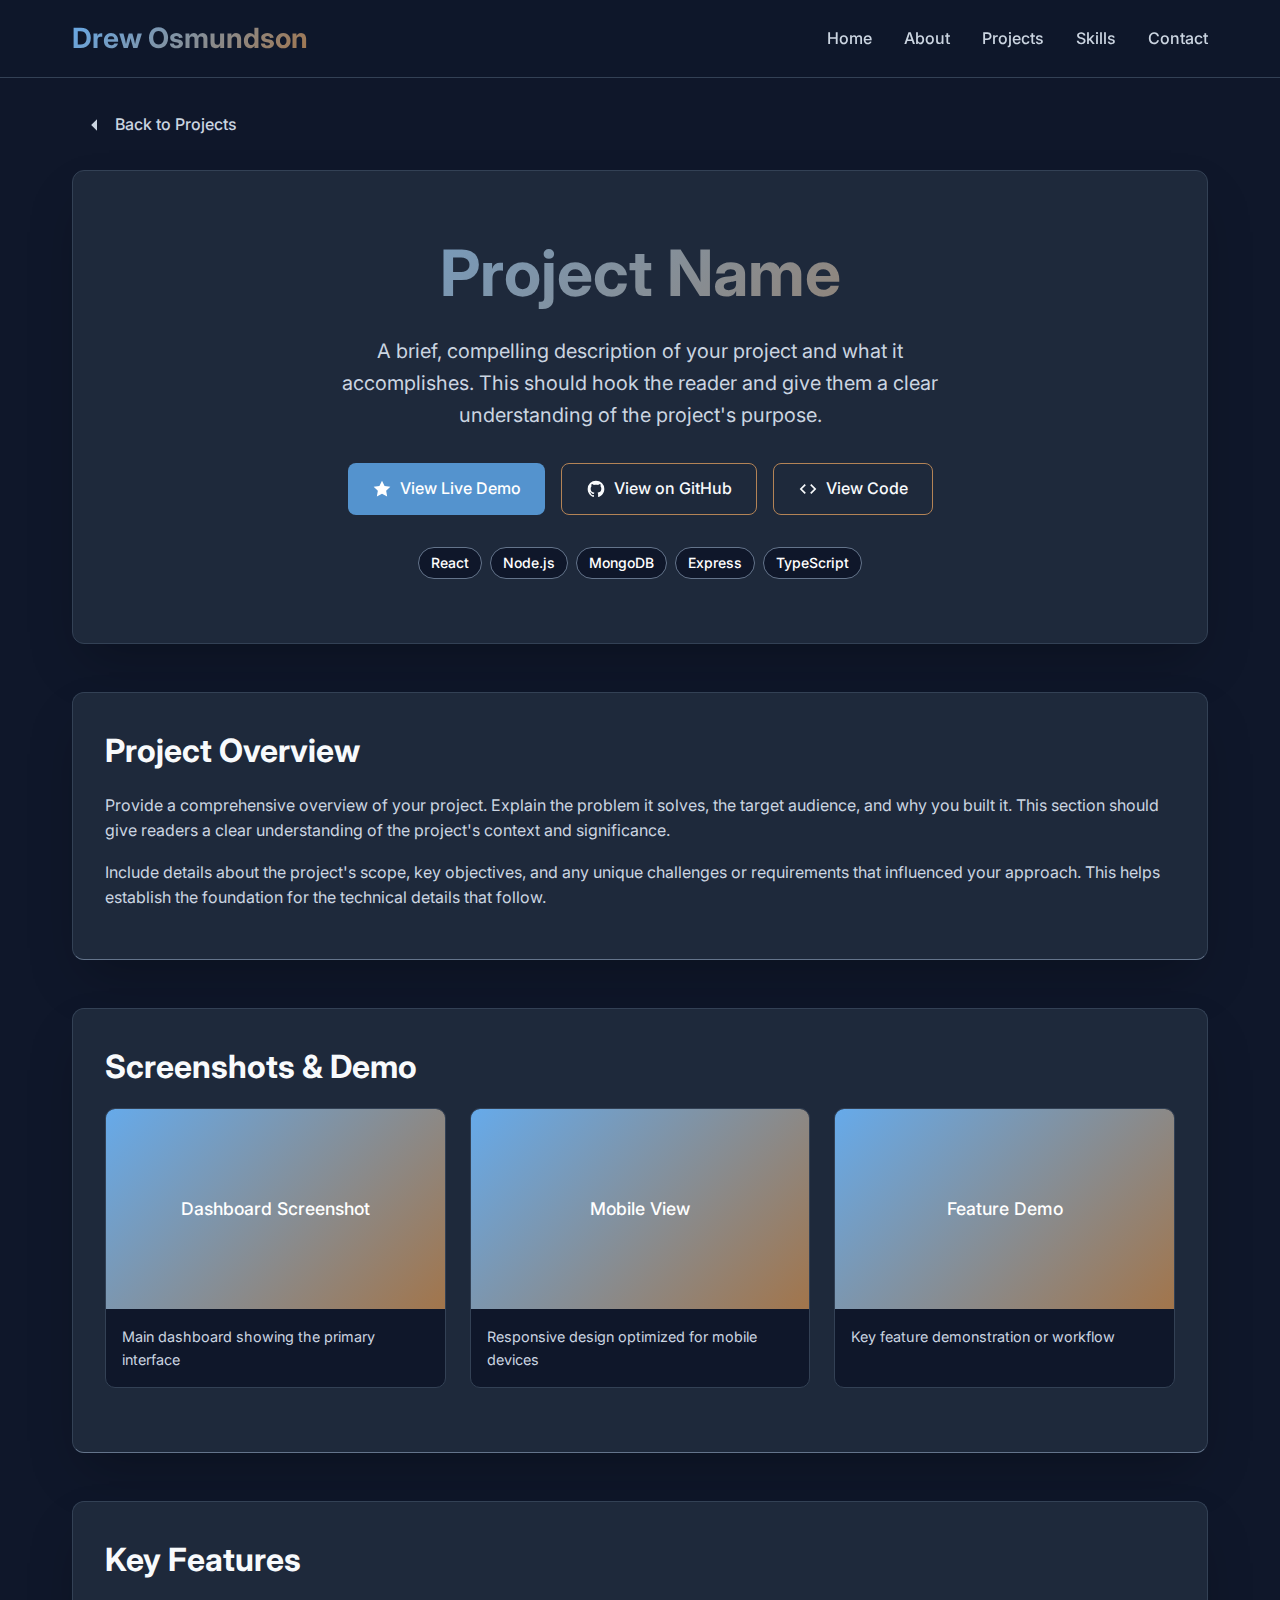
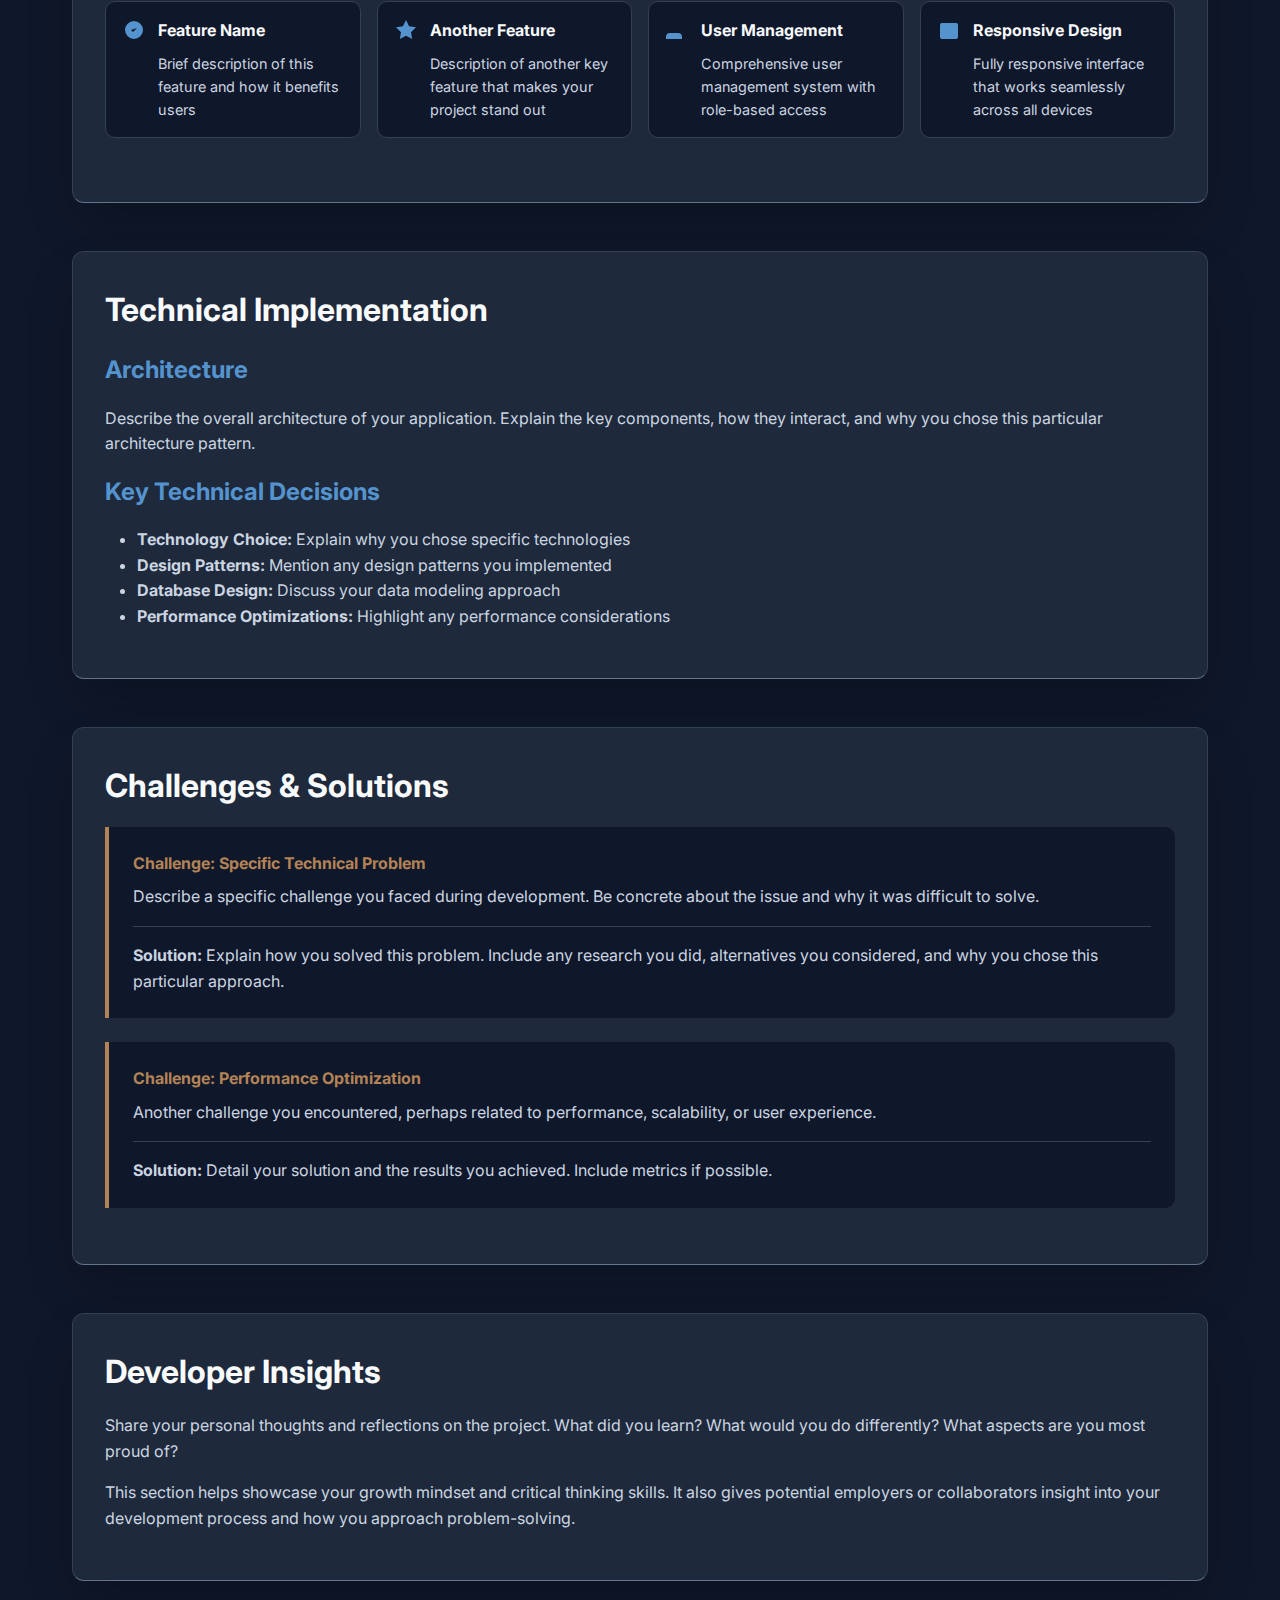
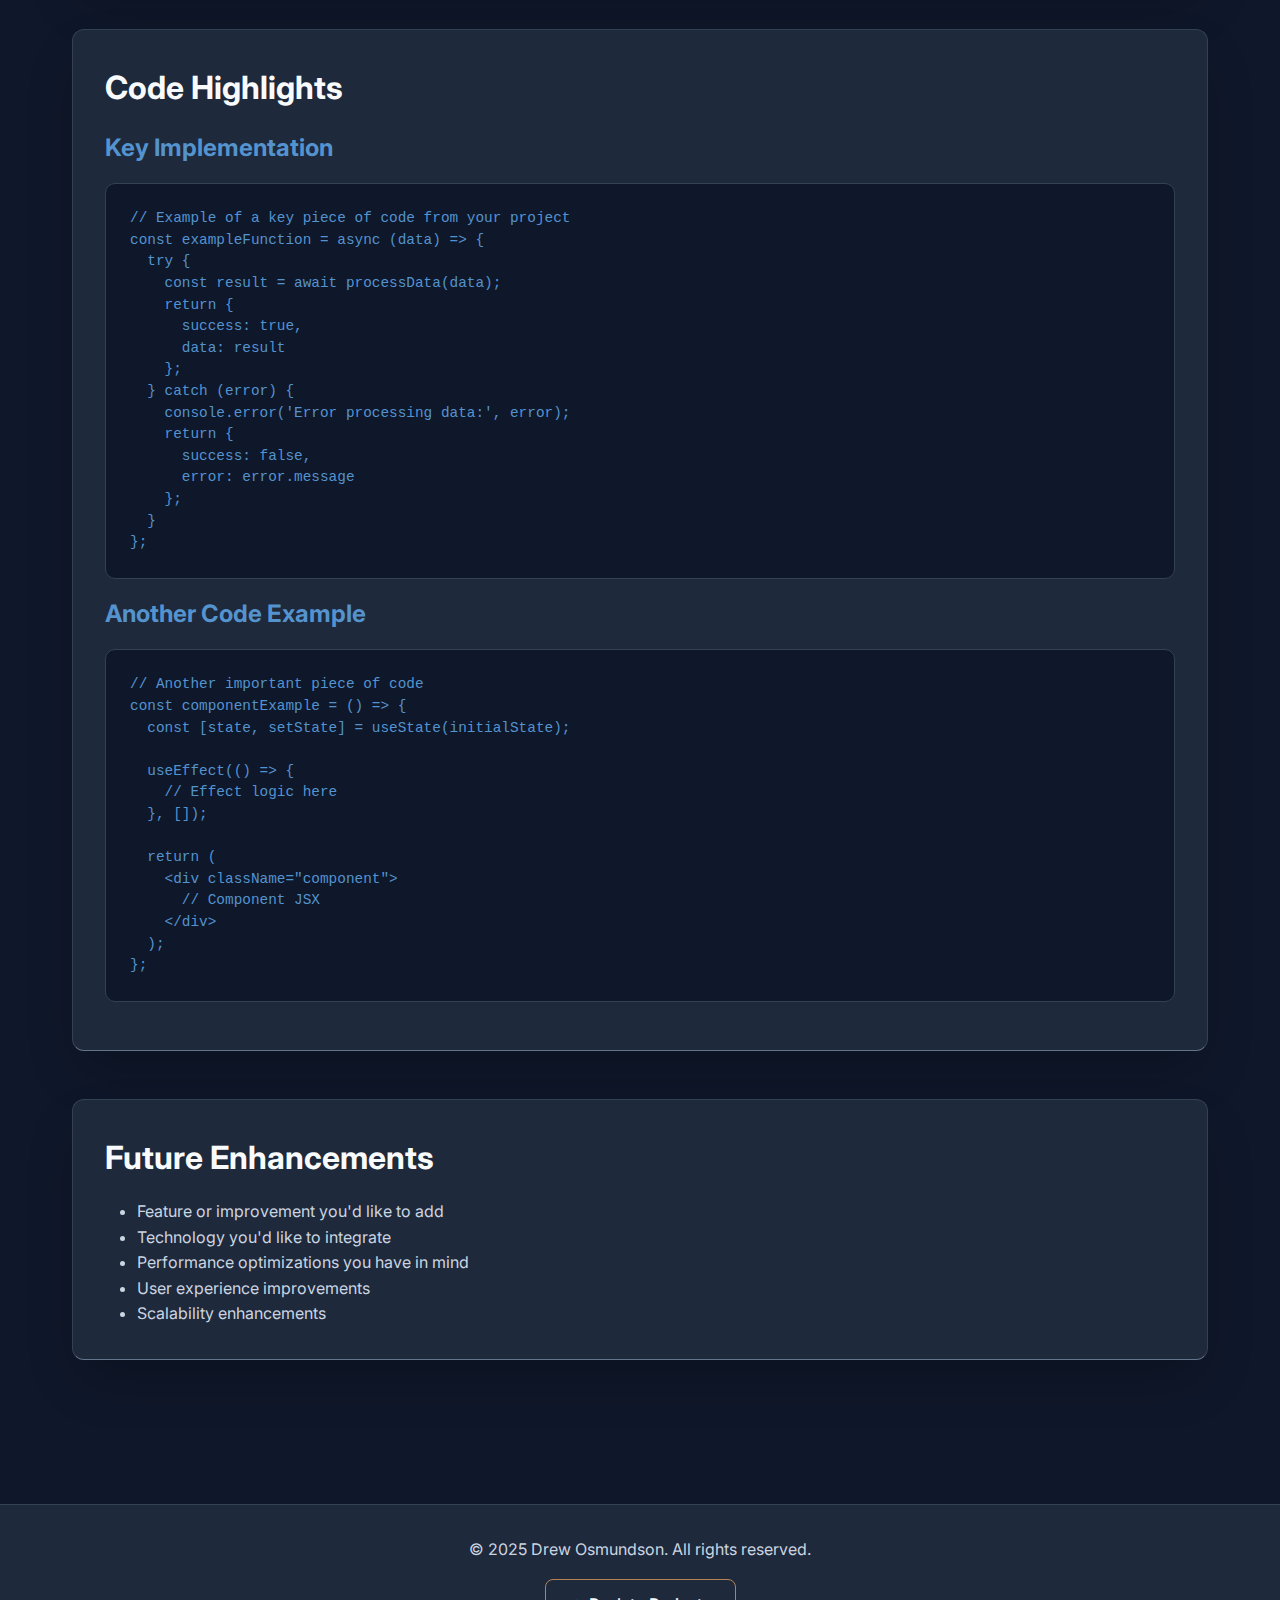
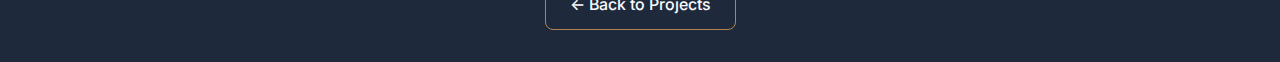
<file: docs/project/otto.html>
<!-- https://sites.google.com/umn.edu/otto/home -->


<!DOCTYPE html>
<html lang="en">
<head>
    <meta charset="UTF-8">
    <meta name="viewport" content="width=device-width, initial-scale=1.0">
    <meta name="description" content="Project Name - A brief description of your project">
    <title>Project Name - Drew Osmundson</title>
    
    <!-- Fonts -->
    <link rel="preconnect" href="https://fonts.googleapis.com">
    <link rel="preconnect" href="https://fonts.gstatic.com" crossorigin>
    <link href="https://fonts.googleapis.com/css2?family=Inter:wght@300;400;500;600;700&display=swap" rel="stylesheet">
    
    <style>
        /* CSS Custom Properties */
        :root {
            --primary: #0f172a;
            --secondary: #1e293b;
            --accent: #5493ce;
            --accent-hover: #b38356;
            --text: #f8fafc;
            --text-secondary: #cbd5e1;
            --text-muted: #64748b;
            --border: #334155;
            --gradient: linear-gradient(135deg, #66aaea 0%, #a2754b 100%);
            --shadow: 0 10px 25px -5px rgba(0, 0, 0, 0.1), 0 8px 10px -6px rgba(0, 0, 0, 0.1);
            --shadow-lg: 0 25px 50px -12px rgba(0, 0, 0, 0.25);
        }

        /* Reset and Base Styles */
        * {
            margin: 0;
            padding: 0;
            box-sizing: border-box;
        }

        body {
            font-family: 'Inter', sans-serif;
            background: var(--primary);
            color: var(--text);
            line-height: 1.6;
            overflow-x: hidden;
        }

        .container {
            max-width: 1200px;
            margin: 0 auto;
            padding: 0 2rem;
        }

        /* Navigation */
        .navbar {
            position: fixed;
            top: 0;
            width: 100%;
            background: rgba(15, 23, 42, 0.95);
            backdrop-filter: blur(10px);
            border-bottom: 1px solid var(--border);
            z-index: 1000;
            padding: 1rem 0;
            transition: all 0.3s ease;
        }

        .nav-container {
            display: flex;
            justify-content: space-between;
            align-items: center;
        }

        .logo {
            font-size: 1.75rem;
            font-weight: 700;
            text-decoration: none;
            color: var(--text);
        }

        .nav-links {
            display: flex;
            list-style: none;
            gap: 2rem;
        }

        .nav-links a {
            color: var(--text-secondary);
            text-decoration: none;
            font-weight: 500;
            transition: color 0.3s ease;
            position: relative;
        }

        .nav-links a:hover {
            color: var(--accent);
        }

        .nav-links a::before,
        .nav-links a::after {
            position: absolute;
            opacity: 0;
            transition: opacity 0.3s ease;
            color: var(--accent);
            pointer-events: none;
        }

        .nav-links a::before {
            content: '{ ';
            left: -1rem;
        }

        .nav-links a::after {
            content: ' }';
            right: -1rem;
        }

        .nav-links a:hover::before,
        .nav-links a:hover::after {
            opacity: 1;
        }

        /* Main Content */
        .main-content {
            margin-top: 80px;
            padding: 2rem 0;
        }

        /* Back Link */
        .back-link {
            display: inline-flex;
            align-items: center;
            gap: 0.5rem;
            color: var(--text-secondary);
            text-decoration: none;
            font-weight: 500;
            margin-bottom: 2rem;
            transition: color 0.3s ease;
            position: relative;
        }

        .back-link:hover {
            color: var(--accent);
        }

        .back-link::before {
            opacity: 0;
            content: '{ ';
            left: -1rem;
        }

        .back-link::after {
            opacity: 0;
            content: ' }';
            left: 1rem;
        }

        .back-link:hover::after,
        .back-link:hover::before {
            opacity: 1;
        }

        /* Project Header */
        .project-header {
            text-align: center;
            margin-bottom: 3rem;
            padding: 4rem 0;
            background: var(--secondary);
            border: 1px solid var(--border);
            border-radius: 12px;
            box-shadow: var(--shadow-lg);
        }

        .project-title {
            font-size: clamp(2.5rem, 5vw, 4rem);
            font-weight: 700;
            margin-bottom: 1.5rem;
            line-height: 1.2;
        }

        .gradient-text {
            background: var(--gradient);
            background-clip: text;
            -webkit-background-clip: text;
            -webkit-text-fill-color: transparent;
        }

        .project-subtitle {
            font-size: 1.25rem;
            color: var(--text-secondary);
            max-width: 600px;
            margin: 0 auto 2rem;
        }

        .project-links {
            display: flex;
            gap: 1rem;
            justify-content: center;
            flex-wrap: wrap;
            margin-bottom: 2rem;
        }

        .btn {
            display: inline-flex;
            align-items: center;
            gap: 0.5rem;
            padding: 0.75rem 1.5rem;
            border: none;
            border-radius: 8px;
            font-weight: 500;
            text-decoration: none;
            cursor: pointer;
            transition: all 0.3s ease;
            font-size: 1rem;
        }

        .btn-primary {
            background: var(--accent);
            color: white;
        }

        .btn-primary:hover {
            background: var(--accent-hover);
            transform: translateY(-2px);
            box-shadow: var(--shadow-lg);
        }

        .btn-secondary {
            background: transparent;
            color: var(--text);
            border: 1px solid var(--accent-hover);
        }

        .btn-secondary:hover {
            background: var(--secondary);
            transform: translateY(-2px);
            box-shadow: var(--shadow-lg);
        }

        /* Tech Stack */
        .tech-stack {
            display: flex;
            gap: 0.5rem;
            justify-content: center;
            flex-wrap: wrap;
            margin-top: 1rem;
        }

        .tech-tag {
            background: var(--primary);
            border: 1px solid var(--text-muted);
            color: white;
            padding: 0.25rem 0.75rem;
            border-radius: 20px;
            font-size: 0.875rem;
            font-weight: 500;
        }

        /* Card Sections */
        .card {
            background: var(--secondary);
            border: 1px solid var(--border);
            border-radius: 12px;
            padding: 2rem;
            margin-bottom: 3rem;
            border-bottom: 1px solid var(--text-muted);
            box-shadow: var(--shadow-lg);
        }

        .card h2 {
            font-size: 2rem;
            margin-bottom: 1rem;
            color: var(--text);
        }

        .card h3 {
            font-size: 1.5rem;
            margin-bottom: 1rem;
            color: var(--accent);
        }

        .card p {
            color: var(--text-secondary);
            margin-bottom: 1rem;
        }

        /* Media Gallery */
        .media-gallery {
            display: grid;
            grid-template-columns: repeat(auto-fit, minmax(300px, 1fr));
            gap: 1.5rem;
            margin-bottom: 2rem;
        }

        .media-item {
            background: var(--primary);
            border-radius: 10px;
            overflow: hidden;
            border: 1px solid var(--border);
            transition: transform 0.3s ease;
        }

        .media-item:hover {
            transform: translateY(-5px);
        }

        .media-item img {
            width: 100%;
            height: 200px;
            object-fit: cover;
        }

        .media-placeholder {
            width: 100%;
            height: 200px;
            background: var(--gradient);
            display: flex;
            align-items: center;
            justify-content: center;
            color: white;
            font-size: 1.1rem;
            font-weight: 500;
        }

        .media-caption {
            padding: 1rem;
            color: var(--text-secondary);
            font-size: 0.9rem;
        }

        /* Features List */
        .features-list {
            display: grid;
            grid-template-columns: repeat(auto-fit, minmax(250px, 1fr));
            gap: 1rem;
            margin-bottom: 2rem;
        }

        .feature-item {
            display: flex;
            align-items: flex-start;
            gap: 0.75rem;
            padding: 1rem;
            background: var(--primary);
            border-radius: 10px;
            border: 1px solid var(--border);
            transition: transform 0.3s ease;
        }

        .feature-item:hover {
            transform: translateY(-2px);
        }

        .feature-icon {
            width: 24px;
            height: 24px;
            color: var(--accent);
            flex-shrink: 0;
        }

        .feature-content h4 {
            color: var(--text);
            margin-bottom: 0.5rem;
        }

        .feature-content p {
            color: var(--text-secondary);
            font-size: 0.9rem;
            margin: 0;
        }

        /* Code Block */
        .code-block {
            background: var(--primary);
            border: 1px solid var(--border);
            border-radius: 10px;
            padding: 1.5rem;
            margin: 1rem 0;
            overflow-x: auto;
        }

        .code-block pre {
            font-family: 'JetBrains Mono', monospace;
            color: var(--text);
            font-size: 0.9rem;
            line-height: 1.5;
            margin: 0;
        }

        .code-block code {
            color: var(--accent);
        }

        /* Challenges */
        .challenge-item {
            background: var(--primary);
            border-left: 4px solid var(--accent-hover);
            padding: 1.5rem;
            margin-bottom: 1.5rem;
            border-radius: 0 10px 10px 0;
        }

        .challenge-item h4 {
            color: var(--accent-hover);
            margin-bottom: 0.5rem;
        }

        .challenge-item .solution {
            margin-top: 1rem;
            padding-top: 1rem;
            border-top: 1px solid var(--border);
            color: var(--text-secondary);
        }

        /* Footer */
        .footer {
            background: var(--secondary);
            border-top: 1px solid var(--border);
            padding: 2rem 0;
            margin-top: 4rem;
            text-align: center;
        }

        .footer p {
            color: var(--text-secondary);
            margin-bottom: 1rem;
        }

        /* Responsive Design */
        @media (max-width: 768px) {
            .container {
                padding: 0 1rem;
            }

            .nav-links {
                display: none;
            }

            .project-title {
                font-size: 2rem;
            }

            .project-links {
                flex-direction: column;
                align-items: center;
            }

            .media-gallery {
                grid-template-columns: 1fr;
            }

            .features-list {
                grid-template-columns: 1fr;
            }

            .card {
                padding: 1.5rem;
            }
        }
    </style>
</head>
<body>
    <!-- Navigation -->
    <nav class="navbar">
        <div class="nav-container container">
            <a href="index.html" class="logo gradient-text">Drew Osmundson</a>
            <ul class="nav-links">
                <li><a href="index.html">Home</a></li>
                <li><a href="about.html">About</a></li>
                <li><a href="projects.html">Projects</a></li>
                <li><a href="skills.html">Skills</a></li>
                <li><a href="contact.html">Contact</a></li>
            </ul>
        </div>
    </nav>

    <!-- Main Content -->
    <main class="main-content">
        <div class="container">
            <!-- Back Link -->
            <a href="projects.html" class="back-link">
                <svg width="20" height="20" viewBox="0 0 24 24" fill="currentColor">
                    <path d="M19 12H5m7-7l-7 7 7 7"/>
                </svg>
                Back to Projects
            </a>

            <!-- Project Header -->
            <section class="project-header">
                <h1 class="project-title gradient-text">Project Name</h1>
                <p class="project-subtitle">A brief, compelling description of your project and what it accomplishes. This should hook the reader and give them a clear understanding of the project's purpose.</p>
                
                <div class="project-links">
                    <a href="#" class="btn btn-primary" target="_blank">
                        <svg width="20" height="20" viewBox="0 0 24 24" fill="currentColor">
                            <path d="M12 2l3.09 6.26L22 9.27l-5 4.87 1.18 6.88L12 17.77l-6.18 3.25L7 14.14 2 9.27l6.91-1.01L12 2z"/>
                        </svg>
                        View Live Demo
                    </a>
                    <a href="#" class="btn btn-secondary" target="_blank">
                        <svg width="20" height="20" viewBox="0 0 24 24" fill="currentColor">
                            <path d="M12 2A10 10 0 0 0 2 12c0 4.42 2.87 8.17 6.84 9.5c.5.08.66-.23.66-.5v-1.69c-2.77.6-3.36-1.34-3.36-1.34c-.46-1.16-1.11-1.47-1.11-1.47c-.91-.62.07-.6.07-.6c1 .07 1.53 1.03 1.53 1.03c.87 1.52 2.34 1.07 2.91.83c.09-.65.35-1.09.63-1.34c-2.22-.25-4.55-1.11-4.55-4.92c0-1.11.38-2 1.03-2.71c-.1-.25-.45-1.29.1-2.64c0 0 .84-.27 2.75 1.02c.79-.22 1.65-.33 2.5-.33c.85 0 1.71.11 2.5.33c1.91-1.29 2.75-1.02 2.75-1.02c.55 1.35.2 2.39.1 2.64c.65.71 1.03 1.6 1.03 2.71c0 3.82-2.34 4.66-4.57 4.91c.36.31.69.92.69 1.85V21c0 .27.16.59.67.5C19.14 20.16 22 16.42 22 12A10 10 0 0 0 12 2z"/>
                        </svg>
                        View on GitHub
                    </a>
                    <a href="#code" class="btn btn-secondary">
                        <svg width="20" height="20" viewBox="0 0 24 24" fill="currentColor">
                            <path d="M9.4 16.6L4.8 12l4.6-4.6L8 6l-6 6 6 6 1.4-1.4zm5.2 0l4.6-4.6-4.6-4.6L16 6l6 6-6 6-1.4-1.4z"/>
                        </svg>
                        View Code
                    </a>
                </div>
                
                <div class="tech-stack">
                    <span class="tech-tag">React</span>
                    <span class="tech-tag">Node.js</span>
                    <span class="tech-tag">MongoDB</span>
                    <span class="tech-tag">Express</span>
                    <span class="tech-tag">TypeScript</span>
                </div>
            </section>

            <!-- Project Overview -->
            <section class="card">
                <h2>Project Overview</h2>
                <p>Provide a comprehensive overview of your project. Explain the problem it solves, the target audience, and why you built it. This section should give readers a clear understanding of the project's context and significance.</p>
                
                <p>Include details about the project's scope, key objectives, and any unique challenges or requirements that influenced your approach. This helps establish the foundation for the technical details that follow.</p>
            </section>

            <!-- Media Gallery -->
            <section class="card">
                <h2>Screenshots & Demo</h2>
                <div class="media-gallery">
                    <div class="media-item">
                        <div class="media-placeholder">Dashboard Screenshot</div>
                        <div class="media-caption">Main dashboard showing the primary interface</div>
                    </div>
                    <div class="media-item">
                        <div class="media-placeholder">Mobile View</div>
                        <div class="media-caption">Responsive design optimized for mobile devices</div>
                    </div>
                    <div class="media-item">
                        <div class="media-placeholder">Feature Demo</div>
                        <div class="media-caption">Key feature demonstration or workflow</div>
                    </div>
                </div>
            </section>

            <!-- Key Features -->
            <section class="card">
                <h2>Key Features</h2>
                <div class="features-list">
                    <div class="feature-item">
                        <svg class="feature-icon" viewBox="0 0 24 24" fill="currentColor">
                            <path d="M9 12l2 2 4-4m6 2a9 9 0 11-18 0 9 9 0 0118 0z"/>
                        </svg>
                        <div class="feature-content">
                            <h4>Feature Name</h4>
                            <p>Brief description of this feature and how it benefits users</p>
                        </div>
                    </div>
                    <div class="feature-item">
                        <svg class="feature-icon" viewBox="0 0 24 24" fill="currentColor">
                            <path d="M12 2l3.09 6.26L22 9.27l-5 4.87 1.18 6.88L12 17.77l-6.18 3.25L7 14.14 2 9.27l6.91-1.01L12 2z"/>
                        </svg>
                        <div class="feature-content">
                            <h4>Another Feature</h4>
                            <p>Description of another key feature that makes your project stand out</p>
                        </div>
                    </div>
                    <div class="feature-item">
                        <svg class="feature-icon" viewBox="0 0 24 24" fill="currentColor">
                            <path d="M17 21v-2a4 4 0 0 0-4-4H5a4 4 0 0 0-4 4v2"/>
                        </svg>
                        <div class="feature-content">
                            <h4>User Management</h4>
                            <p>Comprehensive user management system with role-based access</p>
                        </div>
                    </div>
                    <div class="feature-item">
                        <svg class="feature-icon" viewBox="0 0 24 24" fill="currentColor">
                            <path d="M8 7V3m8 4V3m-9 8h10M5 21h14a2 2 0 002-2V7a2 2 0 00-2-2H5a2 2 0 00-2 2v12a2 2 0 002 2z"/>
                        </svg>
                        <div class="feature-content">
                            <h4>Responsive Design</h4>
                            <p>Fully responsive interface that works seamlessly across all devices</p>
                        </div>
                    </div>
                </div>
            </section>

            <!-- Technical Implementation -->
            <section class="card">
                <h2>Technical Implementation</h2>
                <h3>Architecture</h3>
                <p>Describe the overall architecture of your application. Explain the key components, how they interact, and why you chose this particular architecture pattern.</p>
                
                <h3>Key Technical Decisions</h3>
                <ul style="color: var(--text-secondary); margin-left: 2rem; margin-bottom: 1rem;">
                    <li><strong>Technology Choice:</strong> Explain why you chose specific technologies</li>
                    <li><strong>Design Patterns:</strong> Mention any design patterns you implemented</li>
                    <li><strong>Database Design:</strong> Discuss your data modeling approach</li>
                    <li><strong>Performance Optimizations:</strong> Highlight any performance considerations</li>
                </ul>
            </section>

            <!-- Challenges and Solutions -->
            <section class="card">
                <h2>Challenges & Solutions</h2>
                
                <div class="challenge-item">
                    <h4>Challenge: Specific Technical Problem</h4>
                    <p>Describe a specific challenge you faced during development. Be concrete about the issue and why it was difficult to solve.</p>
                    <div class="solution">
                        <strong>Solution:</strong> Explain how you solved this problem. Include any research you did, alternatives you considered, and why you chose this particular approach.
                    </div>
                </div>
                
                <div class="challenge-item">
                    <h4>Challenge: Performance Optimization</h4>
                    <p>Another challenge you encountered, perhaps related to performance, scalability, or user experience.</p>
                    <div class="solution">
                        <strong>Solution:</strong> Detail your solution and the results you achieved. Include metrics if possible.
                    </div>
                </div>
            </section>

            <!-- Developer Insights -->
            <section class="card">
                <h2>Developer Insights</h2>
                <p>Share your personal thoughts and reflections on the project. What did you learn? What would you do differently? What aspects are you most proud of?</p>
                
                <p>This section helps showcase your growth mindset and critical thinking skills. It also gives potential employers or collaborators insight into your development process and how you approach problem-solving.</p>
            </section>

            <!-- Code Examples -->
            <section class="card" id="code">
                <h2>Code Highlights</h2>
                <h3>Key Implementation</h3>
                <div class="code-block">
                    <pre><code>// Example of a key piece of code from your project
const exampleFunction = async (data) => {
  try {
    const result = await processData(data);
    return {
      success: true,
      data: result
    };
  } catch (error) {
    console.error('Error processing data:', error);
    return {
      success: false,
      error: error.message
    };
  }
};</code></pre>
                </div>
                
                <h3>Another Code Example</h3>
                <div class="code-block">
                    <pre><code>// Another important piece of code
const componentExample = () => {
  const [state, setState] = useState(initialState);
  
  useEffect(() => {
    // Effect logic here
  }, []);
  
  return (
    &lt;div className="component"&gt;
      // Component JSX
    &lt;/div&gt;
  );
};</code></pre>
                </div>
            </section>

            <!-- Future Enhancements -->
            <section class="card">
                <h2>Future Enhancements</h2>
                <ul style="color: var(--text-secondary); margin-left: 2rem;">
                    <li>Feature or improvement you'd like to add</li>
                    <li>Technology you'd like to integrate</li>
                    <li>Performance optimizations you have in mind</li>
                    <li>User experience improvements</li>
                    <li>Scalability enhancements</li>
                </ul>
            </section>
        </div>
    </main>

    <!-- Footer -->
    <footer class="footer">
        <div class="container">
            <p>&copy; 2025 Drew Osmundson. All rights reserved.</p>
            <div style="margin-top: 1rem;">
                <a href="projects.html" class="btn btn-secondary">← Back to Projects</a>
            </div>
        </div>
    </footer>
</body>
</html>
</file>
<file: style.css>
* {
    margin: 0;
    padding: 0;
    box-sizing: border-box;
  }
  
  body {
    font-family: 'Arial', sans-serif;
    background-color: #f4f7fb;
    color: #333;
    line-height: 1.6;
  }
  
  .container {
    width: 90%;
    max-width: 1000px;
    margin: 0 auto;
    padding: 20px;
  }
  
  header {
    text-align: center;
    margin-bottom: 30px;
  }
  
  header h1 {
    font-size: 3em;
    color: #2c3e50;
    margin-bottom: 10px;
  }
  
  header p {
    font-size: 1.2em;
    color: #7f8c8d;
  }
  
  .links {
    background-color: #fff;
    padding: 20px;
    border-radius: 8px;
    box-shadow: 0 4px 6px rgba(0, 0, 0, 0.1);
  }
  
  .links h2 {
    font-size: 2em;
    margin-bottom: 20px;
    text-align: center;
    color: #34495e;
  }
  
  .links ul {
    list-style-type: none;
    padding-left: 0;
  }
  
  .links ul li {
    margin: 10px 0;
    text-align: center;
  }
  
  .links ul li a {
    text-decoration: none;
    font-size: 1.2em;
    color: #3498db;
    transition: color 0.3s;
  }
  
  .links ul li a:hover {
    color: #2980b9;
  }
  
  footer {
    text-align: center;
    margin-top: 40px;
    font-size: 1.1em;
    color: #7f8c8d;
  }
  
  footer p {
    font-size: 1em;
  }
</file>
<file: docs/style.css>
* {
    margin: 0;
    padding: 0;
    box-sizing: border-box;
  }
  
  body {
    font-family: 'Arial', sans-serif;
    background-color: #f4f7fb;
    color: #333;
    line-height: 1.6;
  }
  
  .container {
    width: 90%;
    max-width: 1000px;
    margin: 0 auto;
    padding: 20px;
  }
  
  header {
    text-align: center;
    margin-bottom: 30px;
  }
  
  header h1 {
    font-size: 3em;
    color: #2c3e50;
    margin-bottom: 10px;
  }
  
  header p {
    font-size: 1.2em;
    color: #7f8c8d;
  }
  
  .links {
    background-color: #fff;
    padding: 20px;
    border-radius: 8px;
    box-shadow: 0 4px 6px rgba(0, 0, 0, 0.1);
  }
  
  .links h2 {
    font-size: 2em;
    margin-bottom: 20px;
    text-align: center;
    color: #34495e;
  }
  
  .links ul {
    list-style-type: none;
    padding-left: 0;
  }
  
  .links ul li {
    margin: 10px 0;
    text-align: center;
  }
  
  .links ul li a {
    text-decoration: none;
    font-size: 1.2em;
    color: #3498db;
    transition: color 0.3s;
  }
  
  .links ul li a:hover {
    color: #2980b9;
  }
  
  footer {
    text-align: center;
    margin-top: 40px;
    font-size: 1.1em;
    color: #7f8c8d;
  }
  
  footer p {
    font-size: 1em;
  }
</file>
